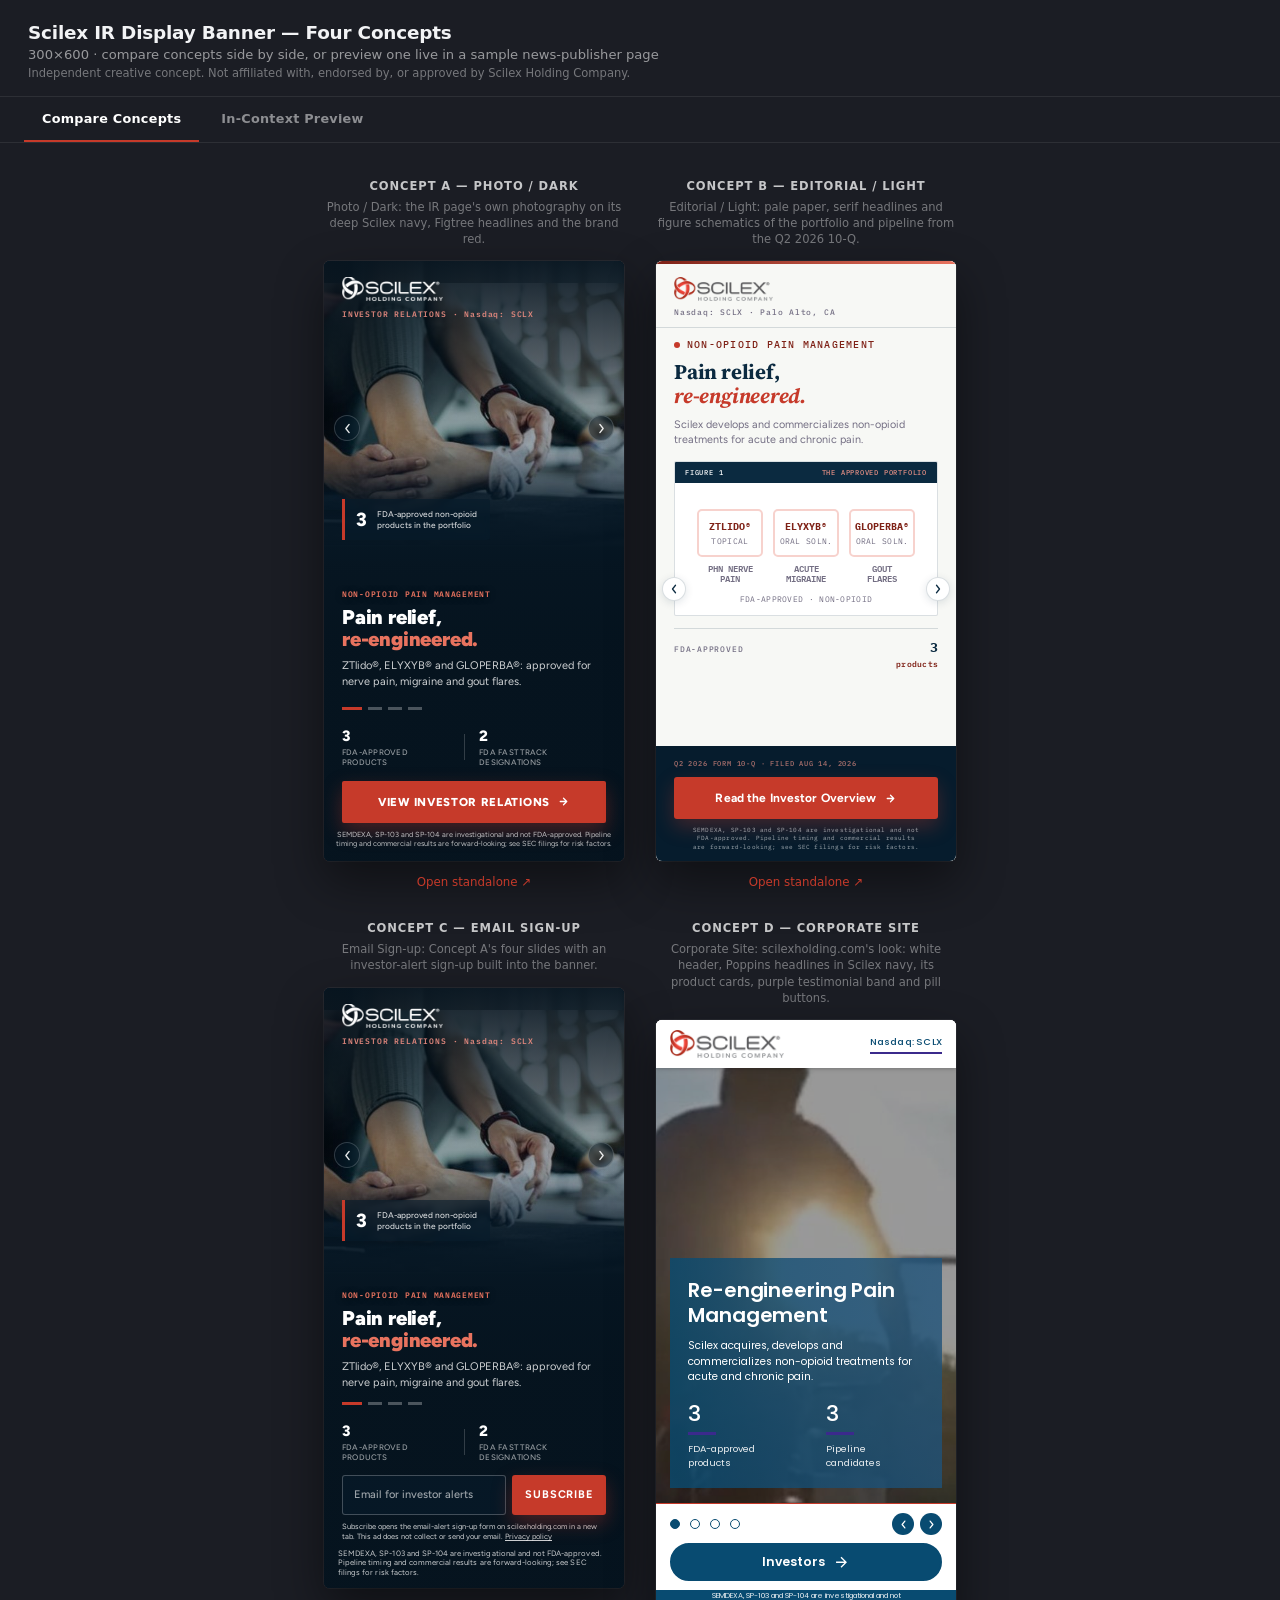
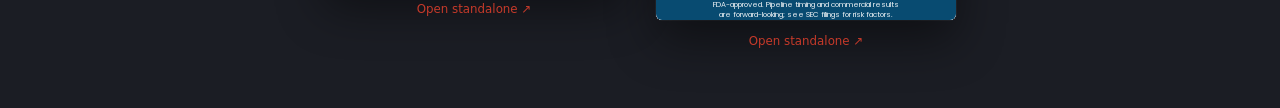
<file: index.html>
<!DOCTYPE html>
<html lang="en">
<head>
<meta name="robots" content="noindex,nofollow">
<meta charset="UTF-8">
<meta name="viewport" content="width=device-width,initial-scale=1">
<meta name="ir-banner-company" content="Scilex Holding Company">
<link rel="icon" href="data:,">
<title>Scilex IR Banner — Concept Comparison</title>
<style>
  :root { --ui-accent:#c63a2a; }
  * { margin:0; padding:0; box-sizing:border-box; }
  html, body {
    height:100%;
    background:#1b1d24;
    font-family:-apple-system, BlinkMacSystemFont, 'Segoe UI', system-ui, sans-serif;
    color:#f2f3f5;
  }
  header {
    padding:22px 28px 16px;
    border-bottom:1px solid rgba(255,255,255,0.08);
  }
  header h1 { font-size:1.15rem; font-weight:700; letter-spacing:-0.01em; }
  header p { margin-top:4px; font-size:0.82rem; color:rgba(255,255,255,0.55); }
  header p.pitch-note { font-size:0.72rem; color:rgba(255,255,255,0.4); }

  /* ---- tabs ---- */
  .tabs {
    display:flex;
    gap:4px;
    padding:0 24px;
    border-bottom:1px solid rgba(255,255,255,0.08);
  }
  .tab-btn {
    background:none;
    border:0;
    font-family:inherit;
    color:rgba(255,255,255,0.5);
    font-size:0.8rem;
    font-weight:700;
    letter-spacing:0.02em;
    padding:14px 18px;
    cursor:pointer;
    border-bottom:2px solid transparent;
    transition:color 0.15s ease;
  }
  .tab-btn:hover { color:rgba(255,255,255,0.8); }
  .tab-btn.active { color:#fff; border-bottom-color:var(--ui-accent); }
  .tab-panel { display:none; }
  .tab-panel.active { display:block; }

  main {
    display:flex;
    flex-wrap:wrap;
    gap:32px;
    justify-content:center;
    padding:36px 24px 60px;
  }
  /* four 300px frames need about 1344px of width; below that, wrap 2 + 2 rather than 3 + 1 */
  @media (max-width:1343px) { main { max-width:700px; margin:0 auto; } }
  .col { display:flex; flex-direction:column; align-items:center; gap:14px; }
  .col h2 {
    font-size:0.72rem;
    font-weight:700;
    letter-spacing:0.08em;
    text-transform:uppercase;
    color:rgba(255,255,255,0.75);
  }
  .col .tag {
    max-width:300px;
    min-height:2.8em;
    font-size:0.72rem;
    line-height:1.4;
    text-align:center;
    color:rgba(255,255,255,0.4);
    margin-top:-8px;
  }
  .frame-wrap {
    width:300px;
    height:600px;
    border-radius:6px;
    overflow:hidden;
    box-shadow:0 20px 48px rgba(0,0,0,0.45), 0 0 0 1px rgba(255,255,255,0.06);
    background:#000;
  }
  iframe { width:300px; height:600px; border:0; display:block; }
  .col a {
    font-size:0.74rem;
    color:var(--ui-accent);
    text-decoration:none;
  }
  .col a:hover { text-decoration:underline; }

  /* ---- in-context preview panel ---- */
  .preview-intro {
    text-align:center;
    padding:28px 24px 0;
  }
  .preview-intro p {
    font-size:0.82rem;
    color:rgba(255,255,255,0.55);
    max-width:560px;
    margin:0 auto;
  }
  .concept-switch {
    display:flex;
    flex-wrap:wrap;
    gap:10px;
    justify-content:center;
    padding:18px 24px 0;
  }
  .concept-btn {
    background:rgba(255,255,255,0.06);
    border:1px solid rgba(255,255,255,0.14);
    color:rgba(255,255,255,0.65);
    font-family:inherit;
    font-size:0.76rem;
    font-weight:700;
    letter-spacing:0.02em;
    padding:9px 16px;
    border-radius:20px;
    cursor:pointer;
    transition:all 0.15s ease;
  }
  .concept-btn:hover { border-color:rgba(255,255,255,0.3); }
  .concept-btn.active { background:var(--ui-accent); border-color:var(--ui-accent); color:#0c1015; }

  .preview-wrap {
    max-width:1180px;
    margin:24px auto 12px;
    padding:0 24px;
  }
  .preview-frame-outer {
    border-radius:6px;
    overflow:hidden;
    box-shadow:0 20px 48px rgba(0,0,0,0.45), 0 0 0 1px rgba(255,255,255,0.06);
  }
  #preview-iframe {
    width:100%;
    height:950px;
    border:0;
    display:block;
    background:#fff;
  }
  .preview-footer {
    text-align:center;
    padding:14px 24px 60px;
  }
  .preview-footer a {
    font-size:0.74rem;
    color:var(--ui-accent);
    text-decoration:none;
  }
  .preview-footer a:hover { text-decoration:underline; }
</style>
</head>
<body>

<header>
  <h1>Scilex IR Display Banner — Four Concepts</h1>
  <p>300×600 · compare concepts side by side, or preview one live in a sample news-publisher page</p>
  <p class="pitch-note">Independent creative concept. Not affiliated with, endorsed by, or approved by Scilex Holding Company.</p>
</header>

<div class="tabs">
  <button type="button" class="tab-btn active" data-tab="compare">Compare Concepts</button>
  <button type="button" class="tab-btn" data-tab="preview">In-Context Preview</button>
</div>

<section class="tab-panel active" id="tab-compare">
  <main>
    <div class="col">
      <h2>Concept A — Photo / Dark</h2>
      <span class="tag">Photo / Dark: the IR page&#x27;s own photography on its deep Scilex navy, Figtree headlines and the brand red.</span>
      <div class="frame-wrap">
        <iframe src="concept-a-photo/index.html" title="Scilex banner — photo concept"></iframe>
      </div>
      <a href="concept-a-photo/index.html" target="_blank" rel="noopener">Open standalone ↗</a>
    </div>

    <div class="col">
      <h2>Concept B — Editorial / Light</h2>
      <span class="tag">Editorial / Light: pale paper, serif headlines and figure schematics of the portfolio and pipeline from the Q2 2026 10-Q.</span>
      <div class="frame-wrap">
        <iframe src="concept-b-editorial/index.html" title="Scilex banner — editorial concept"></iframe>
      </div>
      <a href="concept-b-editorial/index.html" target="_blank" rel="noopener">Open standalone ↗</a>
    </div>

    <div class="col">
      <h2>Concept C — Email Sign-up</h2>
      <span class="tag">Email Sign-up: Concept A&#x27;s four slides with an investor-alert sign-up built into the banner.</span>
      <div class="frame-wrap">
        <iframe src="concept-c-dashboard/index.html" title="Scilex banner — email sign-up concept"></iframe>
      </div>
      <a href="concept-c-dashboard/index.html" target="_blank" rel="noopener">Open standalone ↗</a>
    </div>

    <div class="col">
      <h2>Concept D — Corporate Site</h2>
      <span class="tag">Corporate Site: scilexholding.com&#x27;s look: white header, Poppins headlines in Scilex navy, its product cards, purple testimonial band and pill buttons.</span>
      <div class="frame-wrap">
        <iframe src="concept-d-corporate/index.html" title="Scilex banner — corporate-site concept"></iframe>
      </div>
      <a href="concept-d-corporate/index.html" target="_blank" rel="noopener">Open standalone ↗</a>
    </div>
  </main>
</section>

<section class="tab-panel" id="tab-preview">
  <div class="preview-intro">
    <p>A sample news-publisher article page with the banner dropped into the right-rail ad slot — the way it would actually sit alongside real editorial content. Switch concepts below.</p>
  </div>

  <div class="concept-switch">
    <button type="button" class="concept-btn active" data-concept="a">Concept A — Photo</button>
    <button type="button" class="concept-btn" data-concept="b">Concept B — Editorial</button>
    <button type="button" class="concept-btn" data-concept="c">Concept C — Email Sign-up</button>
    <button type="button" class="concept-btn" data-concept="d">Concept D — Corporate Site</button>
  </div>

  <div class="preview-wrap">
    <div class="preview-frame-outer">
      <iframe id="preview-iframe" src="context-preview/news.html?concept=a" title="Scilex banner — in-context publisher preview"></iframe>
    </div>
  </div>

  <div class="preview-footer">
    <a id="preview-open-link" href="context-preview/news.html?concept=a" target="_blank" rel="noopener">Open standalone ↗</a>
  </div>
</section>

<script>
  document.querySelectorAll('.tab-btn').forEach(function (btn) {
    btn.addEventListener('click', function () {
      document.querySelectorAll('.tab-btn').forEach(function (b) { b.classList.remove('active') })
      document.querySelectorAll('.tab-panel').forEach(function (p) { p.classList.remove('active') })
      btn.classList.add('active')
      document.getElementById('tab-' + btn.dataset.tab).classList.add('active')
    })
  })

  document.querySelectorAll('.concept-btn').forEach(function (btn) {
    btn.addEventListener('click', function () {
      document.querySelectorAll('.concept-btn').forEach(function (b) { b.classList.remove('active') })
      btn.classList.add('active')
      var url = 'context-preview/news.html?concept=' + btn.dataset.concept
      document.getElementById('preview-iframe').src = url
      document.getElementById('preview-open-link').href = url
    })
  })
</script>

</body>
</html>
</file>
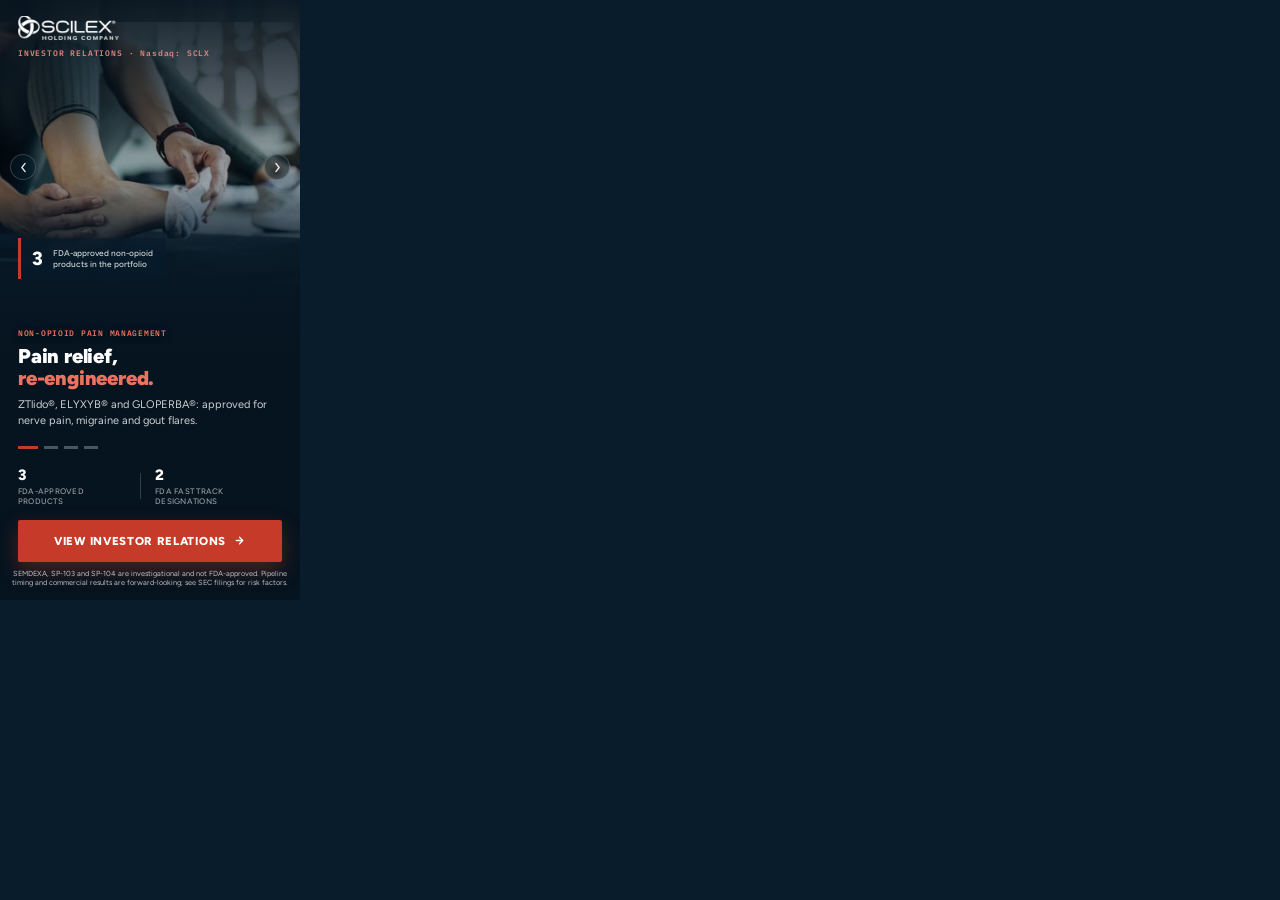
<file: concept-a-photo/index.html>
<!DOCTYPE html>
<html lang="en">
<head>
<meta name="robots" content="noindex,nofollow">
<meta charset="UTF-8">
<meta name="ad.size" content="width=300,height=600">
<meta http-equiv="X-UA-Compatible" content="IE=Edge">
<meta name="viewport" content="width=300,initial-scale=1">
<link rel="icon" href="data:,">
<title>Scilex Holding Company — Investor Relations</title>
<link rel="preconnect" href="https://fonts.googleapis.com">
<link rel="preconnect" href="https://fonts.gstatic.com" crossorigin>
<link href="https://fonts.googleapis.com/css2?family=Figtree:wght@500;600;700;800&family=IBM+Plex+Mono:wght@500;600&display=swap" rel="stylesheet">
<link rel="stylesheet" href="style.css">
</head>
<body>

<!--
  Scilex Holding Company — IR display banner, 300x600 — Concept A: Photo / Dark.
  Promotes: https://media-console-group.github.io/scilex-ir-concept/
  Full-bleed real photography per slide (Ken Burns zoom + scrims), a
  floating stat chip, persistent logo/ticker chrome, stat row + CTA +
  forward-looking-statements line. Concept C is generated from this file
  (scripts/build_concept_c.py), so re-run that after every edit here.
  Every slide's copy and stat must come from the live IR site.
-->

<div id="banner" aria-label="Scilex Holding Company investor relations advertisement">

  <div id="slides">
    <!-- Slide 1 -->
    <section class="slide" data-index="0">
      <img class="slide-bg" src="assets/slide-1.jpg" alt="Illustrative image: an athlete holding her ankle">
      <div class="slide-scrim-top"></div>
      <div class="slide-scrim-bottom"></div>
      <div class="slide-copy">
        <div class="mid-chip">
          <span class="chip-num">3</span>
          <span class="chip-label">FDA-approved non-opioid<br>products in the portfolio</span>
        </div>
        <div class="copy-bottom">
          <div class="kicker">Non-opioid pain management</div>
          <h1>Pain relief,<br><em>re-engineered.</em></h1>
          <p>ZTlido&reg;, ELYXYB&reg; and GLOPERBA&reg;: approved for nerve pain, migraine and gout flares.</p>
        </div>
      </div>
    </section>
    <!-- Slide 2 -->
    <section class="slide" data-index="1">
      <img class="slide-bg" src="assets/slide-2.jpg" alt="Illustrative image: a researcher at a microscope">
      <div class="slide-scrim-top"></div>
      <div class="slide-scrim-bottom"></div>
      <div class="slide-copy">
        <div class="mid-chip">
          <span class="chip-num">+26<em>%</em></span>
          <span class="chip-label">ELYXYB net revenue, Q2 2026<br>vs. Q2 2025 (unaudited)</span>
        </div>
        <div class="copy-bottom">
          <div class="kicker">Commercial traction</div>
          <h1>Migraine relief<br>that&rsquo;s <em>growing.</em></h1>
          <p>Per the company, the only FDA-approved, ready-to-use oral solution for acute migraine.</p>
        </div>
      </div>
    </section>
    <!-- Slide 3 -->
    <section class="slide" data-index="2">
      <img class="slide-bg" src="assets/slide-3.jpg" alt="Illustrative image: a scientist holding a molecular model">
      <div class="slide-scrim-top"></div>
      <div class="slide-scrim-bottom"></div>
      <div class="slide-copy">
        <div class="mid-chip">
          <span class="chip-num">12<em>M+</em></span>
          <span class="chip-label">U.S. epidural steroid injections<br>a year (company)</span>
        </div>
        <div class="copy-bottom">
          <div class="kicker">Late-stage pipeline</div>
          <h1>SEMDEXA&trade; in its<br><em>second Phase&nbsp;3.</em></h1>
          <p>FDA Fast Track. If approved, could be the first FDA-approved alternative to off-label epidural steroid injections.</p>
        </div>
      </div>
    </section>
    <!-- Slide 4 -->
    <section class="slide" data-index="3">
      <img class="slide-bg" src="assets/slide-4.jpg" alt="Illustrative image: a scientist at a laboratory bench">
      <div class="slide-scrim-top"></div>
      <div class="slide-scrim-bottom"></div>
      <div class="slide-copy">
        <div class="mid-chip">
          <span class="chip-num">10,000</span>
          <span class="chip-label">Physicians targeted by the<br>ZTlido&reg; sales force</span>
        </div>
        <div class="copy-bottom">
          <div class="kicker">Commercial reach</div>
          <h1>Reaching the<br>doctors who <em>treat pain.</em></h1>
          <p>A dedicated sales force of about 34 people markets ZTlido for post-herpetic neuralgia.</p>
        </div>
      </div>
    </section>
  </div>

  <!-- Persistent chrome — sits above the rotating slides -->
  <header id="top-bar" class="reveal" data-delay="0">
    <div id="logo"><img class="lockup" src="assets/logo-white.png" alt="Scilex Holding Company" width="101" height="24"></div>
    <div id="eyebrow">INVESTOR&nbsp;RELATIONS&nbsp;·&nbsp;Nasdaq:&nbsp;SCLX</div>
  </header>

  <button type="button" class="nav-arrow" id="arrow-prev" aria-label="Previous slide">
    <svg viewBox="0 0 16 16"><path d="M10 3 6 8l4 5" stroke="currentColor" stroke-width="1.7" fill="none" stroke-linecap="round" stroke-linejoin="round"/></svg>
  </button>
  <button type="button" class="nav-arrow" id="arrow-next" aria-label="Next slide">
    <svg viewBox="0 0 16 16"><path d="M6 3l4 5-4 5" stroke="currentColor" stroke-width="1.7" fill="none" stroke-linecap="round" stroke-linejoin="round"/></svg>
  </button>

  <div id="bottom-fixed" class="reveal" data-delay="4">
    <div id="dots" role="tablist" aria-label="Slide selector">
      <button class="dot active" data-index="0" aria-label="Slide 1: Overview"></button>
      <button class="dot" data-index="1" aria-label="Slide 2: Commercial traction"></button>
      <button class="dot" data-index="2" aria-label="Slide 3: Late-stage pipeline"></button>
      <button class="dot" data-index="3" aria-label="Slide 4: Commercial reach"></button>
    </div>

    <div id="stat-row">
      <div class="stat">
        <span class="stat-num">3</span>
        <span class="stat-label">FDA-approved products</span>
      </div>
      <div class="stat-div"></div>
      <div class="stat">
        <span class="stat-num">2</span>
        <span class="stat-label">FDA Fast Track designations</span>
      </div>
    </div>

    <a href="#" id="cta">
      <span>View Investor Relations</span>
      <svg viewBox="0 0 16 16" id="cta-arrow" aria-hidden="true"><path d="M4 8h8M8 4l4 4-4 4" stroke="currentColor" stroke-width="1.6" fill="none" stroke-linecap="round" stroke-linejoin="round"/></svg>
    </a>
    <p id="disclosure">SEMDEXA, SP-103 and SP-104 are investigational and not FDA-approved. Pipeline timing and commercial results are forward-looking; see SEC filings for risk factors.</p>
  </div>

  <!-- Standard HTML5-ad click-tag plumbing -->
  <div id="click-tag-wrapper"></div>
</div>

<script src="script.js"></script>
</body>
</html>
</file>
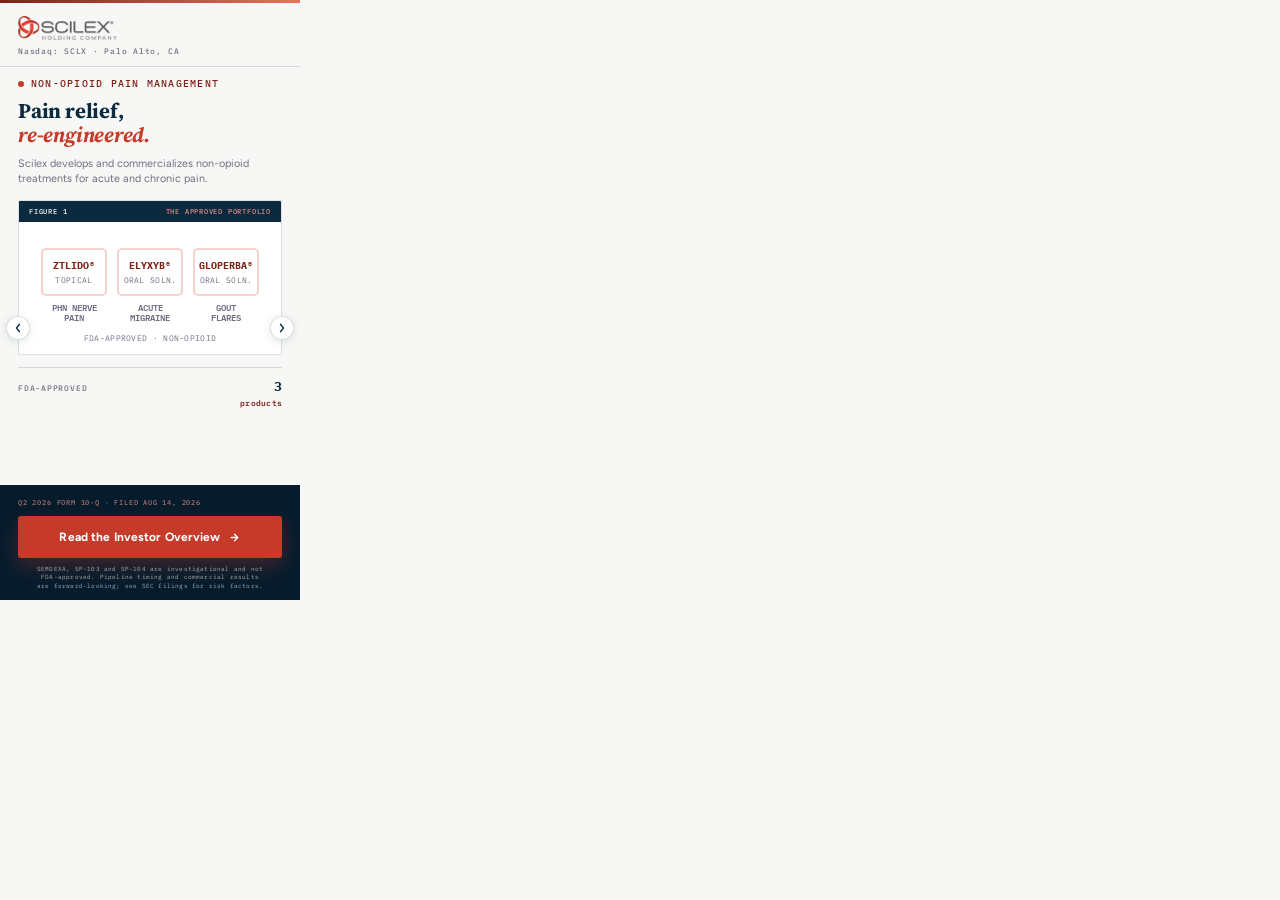
<file: concept-b-editorial/index.html>
<!DOCTYPE html>
<html lang="en">
<head>
<meta name="robots" content="noindex,nofollow">
<meta charset="UTF-8">
<meta name="ad.size" content="width=300,height=600">
<meta http-equiv="X-UA-Compatible" content="IE=Edge">
<meta name="viewport" content="width=300,initial-scale=1">
<link rel="icon" href="data:,">
<title>Scilex Holding Company — Investor Overview</title>
<link rel="preconnect" href="https://fonts.googleapis.com">
<link rel="preconnect" href="https://fonts.gstatic.com" crossorigin>
<link href="https://fonts.googleapis.com/css2?family=Source+Serif+4:opsz,wght@8..60,600;8..60,700&family=Figtree:wght@400;500;600;700&family=IBM+Plex+Mono:wght@400;500;600&display=swap" rel="stylesheet">
<link rel="stylesheet" href="style.css">
</head>
<body>

<!--
  Scilex Holding Company — IR display banner, 300x600 — Concept B: Editorial / Light.
  Promotes: https://media-console-group.github.io/scilex-ir-concept/
  Annual-report styling: serif headlines, mono figure captions, light
  paper body, one inline-SVG "Figure N" schematic per slide (same line
  weight/colour language across all four), dark closing CTA band.
-->

<div id="banner" aria-label="Scilex Holding Company investor relations advertisement">

  <div id="top-rule"></div>

  <header id="top-bar" class="reveal" data-delay="0">
    <div id="logo"><img class="lockup" src="assets/logo.png" alt="Scilex Holding Company" width="99" height="24"></div>
    <div id="masthead">Nasdaq:&nbsp;SCLX&nbsp;·&nbsp;Palo&nbsp;Alto,&nbsp;CA</div>
  </header>

  <div id="slides">
    <!-- Slide 1: Cover -->
    <section class="slide" data-index="0">
      <div class="slide-copy">
        <p class="eyebrow">Non-Opioid Pain Management</p>
        <h1>Pain relief,<br><em>re&#8209;engineered.</em></h1>
        <p class="lead">Scilex develops and commercializes non-opioid treatments for acute and chronic pain.</p>

        <figure class="fig-card">
          <div class="fig-bar"><span>Figure 1</span><span>The approved portfolio</span></div>
          <div class="fig-body">
            <svg viewBox="0 0 240 118">
<rect class="fig-ghost" x="12" y="18" width="64" height="46" rx="4"/>
<text class="fig-bar-label strong" x="44" y="38" text-anchor="middle">ZTLIDO®</text>
<text class="fig-bar-year" x="44" y="52" text-anchor="middle">TOPICAL</text>
<text class="fig-bar-label" x="44" y="80" text-anchor="middle">PHN NERVE</text>
<text class="fig-bar-label" x="44" y="90" text-anchor="middle">PAIN</text>
<rect class="fig-ghost" x="88" y="18" width="64" height="46" rx="4"/>
<text class="fig-bar-label strong" x="120" y="38" text-anchor="middle">ELYXYB®</text>
<text class="fig-bar-year" x="120" y="52" text-anchor="middle">ORAL SOLN.</text>
<text class="fig-bar-label" x="120" y="80" text-anchor="middle">ACUTE</text>
<text class="fig-bar-label" x="120" y="90" text-anchor="middle">MIGRAINE</text>
<rect class="fig-ghost" x="164" y="18" width="64" height="46" rx="4"/>
<text class="fig-bar-label strong" x="196" y="38" text-anchor="middle">GLOPERBA®</text>
<text class="fig-bar-year" x="196" y="52" text-anchor="middle">ORAL SOLN.</text>
<text class="fig-bar-label" x="196" y="80" text-anchor="middle">GOUT</text>
<text class="fig-bar-label" x="196" y="90" text-anchor="middle">FLARES</text>
<text class="fig-bar-year" x="120" y="110" text-anchor="middle">FDA-APPROVED · NON-OPIOID</text>
            </svg>
          </div>
        </figure>

        <div class="kf">
          <dt>FDA-approved</dt>
          <dd>3 <em>products</em></dd>
        </div>
      </div>
    </section>
    <!-- Slide 2: Commercial traction -->
    <section class="slide" data-index="1">
      <div class="slide-copy">
        <p class="eyebrow">Fig. 02 · Commercial Traction</p>
        <h1>ELYXYB&reg; revenue<br><em>up 26%.</em></h1>
        <p class="lead">Net revenue for the migraine oral solution, three months ended June 30, 2026 vs. 2025. Unaudited.</p>

        <figure class="fig-card">
          <div class="fig-bar"><span>Figure 2</span><span>ELYXYB net revenue (10-Q)</span></div>
          <div class="fig-body">
            <svg viewBox="0 0 240 118">
<line class="fig-base" x1="14" y1="98" x2="226" y2="98"/>
<rect class="fig-bar-prior" x="56" y="34.4" width="34" height="63.6"/>
<text class="fig-bar-label" x="73" y="26.4" text-anchor="middle">$0.91M</text>
<text class="fig-bar-year" x="73" y="112" text-anchor="middle">Q2 2025</text>
<rect class="fig-bar-now" x="150" y="18" width="34" height="80"/>
<text class="fig-bar-label strong" x="167" y="10" text-anchor="middle">$1.14M</text>
<text class="fig-bar-year" x="167" y="112" text-anchor="middle">Q2 2026</text>
            </svg>
          </div>
        </figure>

        <div class="kf">
          <dt>Q2 2026</dt>
          <dd>$1.14M <em>vs. $0.91M</em></dd>
        </div>
      </div>
    </section>
    <!-- Slide 3: Late-stage pipeline -->
    <section class="slide" data-index="2">
      <div class="slide-copy">
        <p class="eyebrow">Fig. 03 · Late-Stage Pipeline</p>
        <h1>SEMDEXA&trade; in its<br><em>second Phase&nbsp;3.</em></h1>
        <p class="lead">If approved, could be the first FDA-approved alternative to off-label epidural steroid injections.</p>

        <figure class="fig-card">
          <div class="fig-bar"><span>Figure 3</span><span>Pipeline by phase</span></div>
          <div class="fig-body">
            <svg viewBox="0 0 240 118">
<text class="fig-bar-year" x="96" y="12" text-anchor="middle">PH 1</text>
<text class="fig-bar-year" x="146" y="12" text-anchor="middle">PH 2</text>
<text class="fig-bar-year" x="196" y="12" text-anchor="middle">PH 3</text>
<text class="fig-bar-label strong" x="14" y="35" text-anchor="start">SEMDEXA™</text>
<rect class="fig-bar-prior" x="72" y="26" width="150" height="12"/>
<rect class="fig-bar-now" x="72" y="26" width="150" height="12"/>
<text class="fig-bar-year" x="14" y="46" text-anchor="start">FDA FAST TRACK</text>
<text class="fig-bar-label" x="14" y="65" text-anchor="start">SP-103</text>
<rect class="fig-bar-prior" x="72" y="56" width="150" height="12"/>
<rect class="fig-bar-now" x="72" y="56" width="100" height="12"/>
<text class="fig-bar-year" x="14" y="76" text-anchor="start">FDA FAST TRACK</text>
<text class="fig-bar-label" x="14" y="95" text-anchor="start">SP-104</text>
<rect class="fig-bar-prior" x="72" y="86" width="150" height="12"/>
<rect class="fig-bar-now" x="72" y="86" width="50" height="12"/>
<text class="fig-bar-year" x="120" y="114" text-anchor="middle">INVESTIGATIONAL · NOT FDA-APPROVED</text>
            </svg>
          </div>
        </figure>

        <div class="kf">
          <dt>Injections</dt>
          <dd>12M+ <em>a year in the U.S. (company)</em></dd>
        </div>
      </div>
    </section>
    <!-- Slide 4: Commercial reach -->
    <section class="slide" data-index="3">
      <div class="slide-copy">
        <p class="eyebrow">Fig. 04 · Commercial Reach</p>
        <h1>Reaching the<br><em>doctors who treat pain.</em></h1>
        <p class="lead">A dedicated sales force markets ZTlido&reg;, a 12-hour lidocaine topical system, for post-herpetic neuralgia.</p>

        <figure class="fig-card">
          <div class="fig-bar"><span>Figure 4</span><span>ZTlido sales reach (10-Q)</span></div>
          <div class="fig-body">
            <svg viewBox="0 0 240 118">
<g class="fig-step"><rect x="14" y="30" width="64" height="44" rx="4"/></g>
<text class="fig-bar-label strong" x="46" y="50" text-anchor="middle">~34</text>
<text class="fig-bar-year" x="46" y="63" text-anchor="middle">SALES FORCE</text>
<path class="fig-arrow" d="M82 52 H96 M90 46 L96 52 L90 58"/>
<g class="fig-step accent"><rect x="100" y="30" width="64" height="44" rx="4"/></g>
<text class="fig-bar-label strong" x="132" y="50" text-anchor="middle">10,000</text>
<text class="fig-bar-year" x="132" y="63" text-anchor="middle">PHYSICIANS</text>
<path class="fig-arrow" d="M168 52 H182 M176 46 L182 52 L176 58"/>
<g class="fig-step gold"><rect x="186" y="30" width="44" height="44" rx="4"/></g>
<text class="fig-bar-label strong" x="208" y="50" text-anchor="middle">PHN</text>
<text class="fig-bar-year" x="208" y="63" text-anchor="middle">PATIENTS</text>
<text class="fig-bar-year" x="120" y="96" text-anchor="middle">PRIMARY CARE · PAIN · NEUROLOGY</text>
<text class="fig-bar-year" x="120" y="108" text-anchor="middle">PALLIATIVE CARE</text>
            </svg>
          </div>
        </figure>

        <div class="kf">
          <dt>Physicians</dt>
          <dd>10,000 <em>targeted</em></dd>
        </div>
      </div>
    </section>

  </div>

  <button type="button" class="nav-arrow" id="arrow-prev" aria-label="Previous slide">
    <svg viewBox="0 0 16 16"><path d="M10 3 6 8l4 5" stroke="currentColor" stroke-width="1.7" fill="none" stroke-linecap="round" stroke-linejoin="round"/></svg>
  </button>
  <button type="button" class="nav-arrow" id="arrow-next" aria-label="Next slide">
    <svg viewBox="0 0 16 16"><path d="M6 3l4 5-4 5" stroke="currentColor" stroke-width="1.7" fill="none" stroke-linecap="round" stroke-linejoin="round"/></svg>
  </button>

  <div id="dots" class="reveal" role="tablist" aria-label="Slide selector">
    <button class="dot active" data-index="0" aria-label="Slide 1: Cover"></button>
    <button class="dot" data-index="1" aria-label="Slide 2: Commercial traction"></button>
    <button class="dot" data-index="2" aria-label="Slide 3: Late-stage pipeline"></button>
    <button class="dot" data-index="3" aria-label="Slide 4: Commercial reach"></button>
  </div>

  <div id="bottom-fixed" class="reveal" data-delay="1">
    <div id="bf-line">Q2 2026 FORM 10-Q · FILED AUG 14, 2026</div>
    <a href="#" id="cta">
      <span>Read the Investor Overview</span>
      <svg viewBox="0 0 16 16" id="cta-arrow" aria-hidden="true"><path d="M4 8h8M8 4l4 4-4 4" stroke="currentColor" stroke-width="1.6" fill="none" stroke-linecap="round" stroke-linejoin="round"/></svg>
    </a>
    <div id="fls">SEMDEXA, SP-103 and SP-104 are investigational and not FDA-approved. Pipeline timing and commercial results are forward-looking; see SEC filings for risk factors.</div>
  </div>

  <!-- Standard HTML5-ad click-tag plumbing -->
  <div id="click-tag-wrapper"></div>
</div>

<script src="script.js"></script>
</body>
</html>
</file>
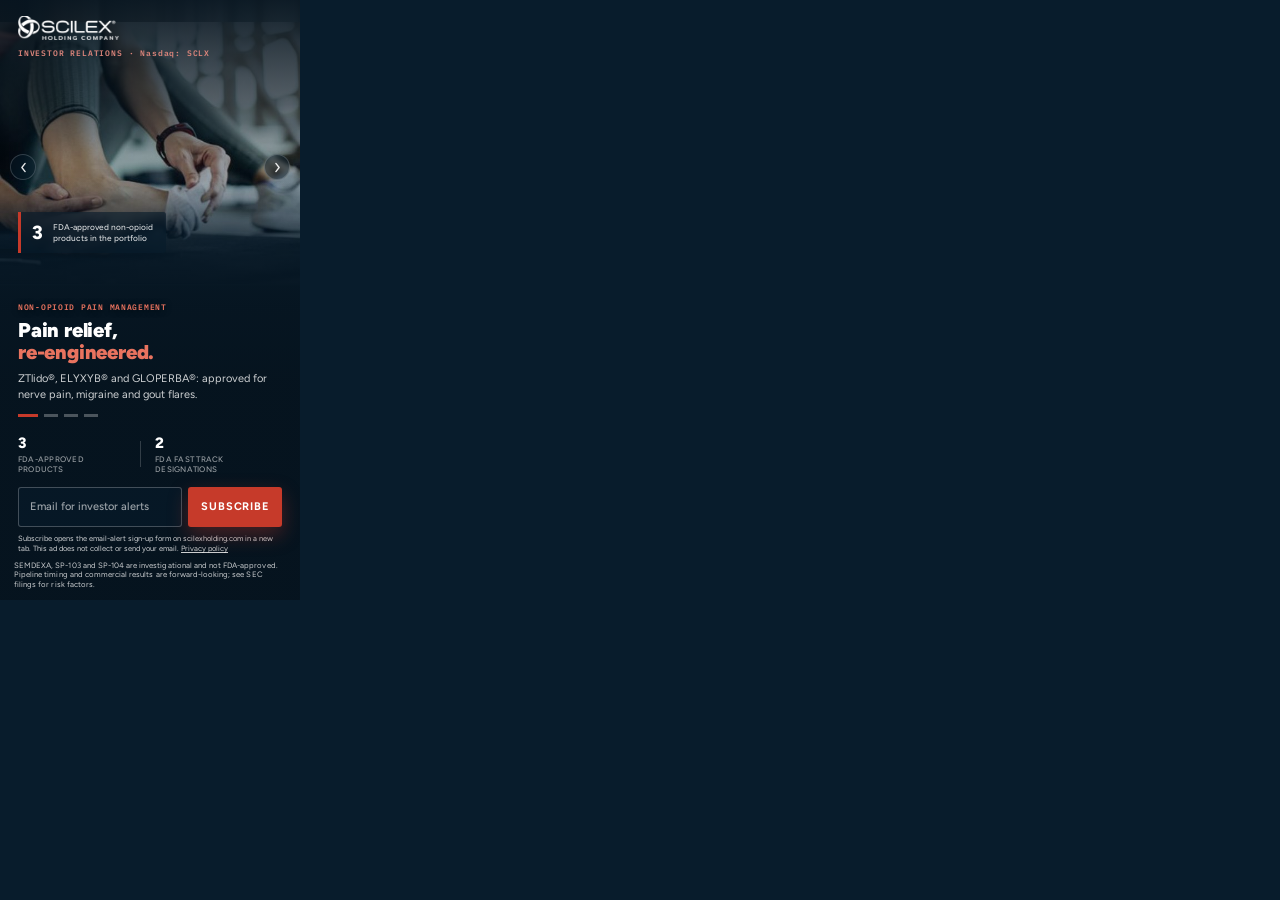
<file: concept-c-dashboard/index.html>
<!DOCTYPE html>
<html lang="en">
<head>
<meta name="robots" content="noindex,nofollow">
<meta charset="UTF-8">
<meta name="ad.size" content="width=300,height=600">
<meta http-equiv="X-UA-Compatible" content="IE=Edge">
<meta name="viewport" content="width=300,initial-scale=1">
<link rel="icon" href="data:,">
<title>Scilex Holding Company — Investor Alerts</title>
<link rel="preconnect" href="https://fonts.googleapis.com">
<link rel="preconnect" href="https://fonts.gstatic.com" crossorigin>
<link href="https://fonts.googleapis.com/css2?family=Figtree:wght@500;600;700;800&family=IBM+Plex+Mono:wght@500;600&display=swap" rel="stylesheet">
<link rel="stylesheet" href="style.css">
</head>
<body>
<!-- GENERATED by build_concept_c.py from ../concept-a-photo/ (a-fingerprint: 906456fc975e).
     Don't edit this file: edit Concept A and re-run the script. -->


<!--
  Scilex Holding Company — IR display banner, 300x600 — Concept C (Concept A + email sign-up): Photo / Dark.
  Promotes: https://media-console-group.github.io/scilex-ir-concept/
  Full-bleed real photography per slide (Ken Burns zoom + scrims), a
  floating stat chip, persistent logo/ticker chrome, stat row + CTA +
  forward-looking-statements line. Concept C is generated from this file
  (scripts/build_concept_c.py), so re-run that after every edit here.
  Every slide's copy and stat must come from the live IR site.
-->

<div id="banner" aria-label="Scilex Holding Company investor relations advertisement with investor email alerts sign-up">

  <div id="slides">
    <!-- Slide 1 -->
    <section class="slide" data-index="0">
      <img class="slide-bg" src="assets/slide-1.jpg" alt="Illustrative image: an athlete holding her ankle">
      <div class="slide-scrim-top"></div>
      <div class="slide-scrim-bottom"></div>
      <div class="slide-copy">
        <div class="mid-chip">
          <span class="chip-num">3</span>
          <span class="chip-label">FDA-approved non-opioid<br>products in the portfolio</span>
        </div>
        <div class="copy-bottom">
          <div class="kicker">Non-opioid pain management</div>
          <h1>Pain relief,<br><em>re-engineered.</em></h1>
          <p>ZTlido&reg;, ELYXYB&reg; and GLOPERBA&reg;: approved for nerve pain, migraine and gout flares.</p>
        </div>
      </div>
    </section>
    <!-- Slide 2 -->
    <section class="slide" data-index="1">
      <img class="slide-bg" src="assets/slide-2.jpg" alt="Illustrative image: a researcher at a microscope">
      <div class="slide-scrim-top"></div>
      <div class="slide-scrim-bottom"></div>
      <div class="slide-copy">
        <div class="mid-chip">
          <span class="chip-num">+26<em>%</em></span>
          <span class="chip-label">ELYXYB net revenue, Q2 2026<br>vs. Q2 2025 (unaudited)</span>
        </div>
        <div class="copy-bottom">
          <div class="kicker">Commercial traction</div>
          <h1>Migraine relief<br>that&rsquo;s <em>growing.</em></h1>
          <p>Per the company, the only FDA-approved, ready-to-use oral solution for acute migraine.</p>
        </div>
      </div>
    </section>
    <!-- Slide 3 -->
    <section class="slide" data-index="2">
      <img class="slide-bg" src="assets/slide-3.jpg" alt="Illustrative image: a scientist holding a molecular model">
      <div class="slide-scrim-top"></div>
      <div class="slide-scrim-bottom"></div>
      <div class="slide-copy">
        <div class="mid-chip">
          <span class="chip-num">12<em>M+</em></span>
          <span class="chip-label">U.S. epidural steroid injections<br>a year (company)</span>
        </div>
        <div class="copy-bottom">
          <div class="kicker">Late-stage pipeline</div>
          <h1>SEMDEXA&trade; in its<br><em>second Phase&nbsp;3.</em></h1>
          <p>FDA Fast Track. If approved, could be the first FDA-approved alternative to off-label epidural steroid injections.</p>
        </div>
      </div>
    </section>
    <!-- Slide 4 -->
    <section class="slide" data-index="3">
      <img class="slide-bg" src="assets/slide-4.jpg" alt="Illustrative image: a scientist at a laboratory bench">
      <div class="slide-scrim-top"></div>
      <div class="slide-scrim-bottom"></div>
      <div class="slide-copy">
        <div class="mid-chip">
          <span class="chip-num">10,000</span>
          <span class="chip-label">Physicians targeted by the<br>ZTlido&reg; sales force</span>
        </div>
        <div class="copy-bottom">
          <div class="kicker">Commercial reach</div>
          <h1>Reaching the<br>doctors who <em>treat pain.</em></h1>
          <p>A dedicated sales force of about 34 people markets ZTlido for post-herpetic neuralgia.</p>
        </div>
      </div>
    </section>
  </div>

  <!-- Persistent chrome — sits above the rotating slides -->
  <header id="top-bar" class="reveal" data-delay="0">
    <div id="logo"><img class="lockup" src="assets/logo-white.png" alt="Scilex Holding Company" width="101" height="24"></div>
    <div id="eyebrow">INVESTOR&nbsp;RELATIONS&nbsp;·&nbsp;Nasdaq:&nbsp;SCLX</div>
  </header>

  <button type="button" class="nav-arrow" id="arrow-prev" aria-label="Previous slide">
    <svg viewBox="0 0 16 16"><path d="M10 3 6 8l4 5" stroke="currentColor" stroke-width="1.7" fill="none" stroke-linecap="round" stroke-linejoin="round"/></svg>
  </button>
  <button type="button" class="nav-arrow" id="arrow-next" aria-label="Next slide">
    <svg viewBox="0 0 16 16"><path d="M6 3l4 5-4 5" stroke="currentColor" stroke-width="1.7" fill="none" stroke-linecap="round" stroke-linejoin="round"/></svg>
  </button>

  <div id="bottom-fixed" class="reveal" data-delay="4">
    <div id="dots" role="tablist" aria-label="Slide selector">
      <button class="dot active" data-index="0" aria-label="Slide 1: Overview"></button>
      <button class="dot" data-index="1" aria-label="Slide 2: Commercial traction"></button>
      <button class="dot" data-index="2" aria-label="Slide 3: Late-stage pipeline"></button>
      <button class="dot" data-index="3" aria-label="Slide 4: Commercial reach"></button>
    </div>

    <div id="stat-row">
      <div class="stat">
        <span class="stat-num">3</span>
        <span class="stat-label">FDA-approved products</span>
      </div>
      <div class="stat-div"></div>
      <div class="stat">
        <span class="stat-num">2</span>
        <span class="stat-label">FDA Fast Track designations</span>
      </div>
    </div>

    <!-- In-banner mailing-list sign-up, in the slot A uses for its CTA.
         Submits to SIGNUP_ENDPOINT in script.js; the error message swaps
         in for the consent line and the success state swaps in over the
         input row, so nothing shifts. -->
    <form id="signup" novalidate>
      <label class="sr-only" for="signup-email">Email address for Scilex investor alerts</label>
      <div id="signup-row">
        <input type="email" id="signup-email" name="email" placeholder="Email for investor alerts" autocomplete="email" inputmode="email" spellcheck="false" required>
        <button type="submit" id="signup-btn">Subscribe</button>
        <div id="signup-done" aria-hidden="true">
          <svg viewBox="0 0 16 16" aria-hidden="true"><path d="M5 11 11 5M6.2 5H11v4.8" stroke="currentColor" stroke-width="1.8" fill="none" stroke-linecap="round" stroke-linejoin="round"/></svg>
          <span id="signup-done-text">Opened in a new tab: enter your email there.</span>
        </div>
      </div>
      <p id="signup-consent">Subscribe opens the email-alert sign-up form on scilexholding.com in a new tab. This ad does not collect or send your email. <a href="https://scilexholding.com/privacy-policy" target="_blank" rel="noopener">Privacy policy</a></p>
      <p id="signup-msg" role="status" aria-live="polite"></p>
      <p id="fls-line">SEMDEXA, SP-103 and SP-104 are investigational and not FDA-approved. Pipeline timing and commercial results are forward-looking; see SEC filings for risk factors.</p>
    </form>
  </div>

  <!-- Standard HTML5-ad click-tag plumbing -->
  <div id="click-tag-wrapper"></div>
</div>

<script src="script.js"></script>
</body>
</html>
</file>
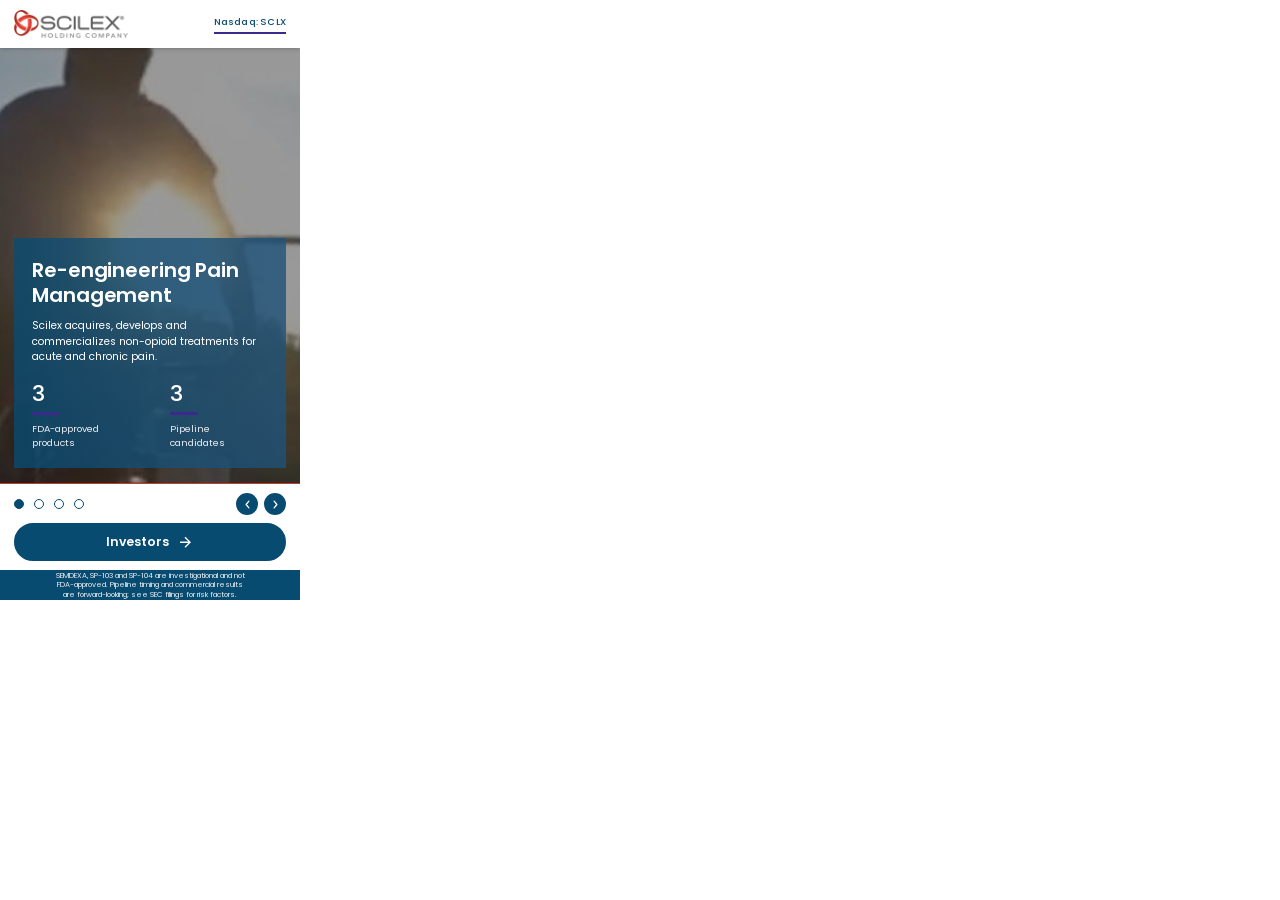
<file: concept-d-corporate/index.html>
<!DOCTYPE html>
<html lang="en">
<head>
<meta name="robots" content="noindex,nofollow">
<meta charset="UTF-8">
<meta name="ad.size" content="width=300,height=600">
<meta http-equiv="X-UA-Compatible" content="IE=Edge">
<meta name="viewport" content="width=300,initial-scale=1">
<link rel="icon" href="data:,">
<title>Scilex Holding Company — Investor Relations</title>
<link rel="preconnect" href="https://fonts.googleapis.com">
<link rel="preconnect" href="https://fonts.gstatic.com" crossorigin>
<link href="https://fonts.googleapis.com/css2?family=Poppins:wght@400;500;600;700&amp;display=swap" rel="stylesheet">
<link rel="stylesheet" href="style.css">
</head>
<body>

<!--
  Scilex Holding Company — IR display banner, 300x600 — Concept D: Corporate site / brand-native.
  Promotes: https://media-console-group.github.io/scilex-ir-concept/
  Styled from the company's own CORPORATE website (https://www.scilexholding.com/), not the IR
  landing page that Concepts A-C are built from: its white header + logo
  lockup, heading/body fonts, palette, accent underline bars, button style
  and footer strip. "Homepage in miniature": each slide is one module of the
  corporate homepage, alternating photo and light grounds. This build uses scilexholding.com's modules: 1 hero -> 2 product card -> 3 purple band -> 4 features block.
  Module classes (m-hero / m-stats / m-split / m-band) and the shared parts
  (d-stat, d-list, d-arrows) live in style.css; every colour is a :root token
  filled from brand.json "corp". Re-module a slide if the site has no such
  module. Photos are the site's own photography, cropped into assets/;
  assets/logo.svg is the site's own logo file. Every claim comes from the
  project fact sheet (.tmp/facts.md).
-->

<div id="banner" aria-label="Scilex Holding Company investor relations advertisement">

  <div id="slides">

    <!-- Slide 1 — Overview -->
    <section class="slide m-hero" data-index="0">
      <!-- Module: scilexholding.com homepage hero ("Re-engineering Pain Management" over the sunrise photo strip),
           with the site's navy as the text panel. Facts: Q2 2026 10-Q (portfolio + pipeline). -->
      <img class="d-photo" src="assets/slide-1.jpg" alt="Illustrative image: a cyclist riding at sunrise">
      <div class="hero-panel">
        <h2>Re-engineering Pain Management</h2>
        <p class="hero-desc">Scilex acquires, develops and commercializes non-opioid treatments for acute and chronic pain.</p>
        <div class="d-stats">
          <div class="d-stat">
            <p class="d-value">3</p>
            <p class="d-label">FDA-approved products</p>
          </div>
          <div class="d-stat">
            <p class="d-value">3</p>
            <p class="d-label">Pipeline candidates</p>
          </div>
        </div>
      </div>
    </section>

    <!-- Slide 2 — Commercial traction -->
    <section class="slide m-split" data-index="1">
      <!-- Module: scilexholding.com "Product Portfolio" card (the ELYXYB card photo) over a white card with the
           site's navy Poppins heading. Facts: Q2 2026 10-Q product revenue table. -->
      <figure class="split-fig">
        <img class="split-photo" src="assets/slide-3.jpg" alt="ELYXYB product card from scilexholding.com: a smiling woman outdoors">
        <figcaption>Illustrative image</figcaption>
      </figure>
      <div class="split-card">
        <h2>ELYXYB&reg; Net Revenue Up 26%</h2>
        <ul class="d-list">
          <li>$1.14M in Q2 2026 vs. $0.91M in Q2 2025 (unaudited, Form 10-Q).</li>
        </ul>
        <hr class="d-rule">
        <ul class="d-list">
          <li>Celecoxib oral solution for acute migraine, with or without aura, in adults.
            <ul class="d-arrows">
              <li>The only FDA-approved, ready-to-use oral solution for it (company)</li>
              <li>Also approved by Health Canada (Jan 2025)</li>
            </ul>
          </li>
        </ul>
      </div>
    </section>

    <!-- Slide 3 — Late-stage pipeline -->
    <section class="slide m-band" data-index="2">
      <!-- Module: scilexholding.com purple "Testimonials" band: the band's own ZTlido photo under the site's
           navy-to-purple, centred white Poppins copy. Facts: Q2 2026 10-Q (SEMDEXA, SP-103 Fast Track). -->
      <img class="d-photo" src="assets/slide-4.jpg" alt="ZTlido topical system packaging, from scilexholding.com">
      <div class="band-content">
        <h2>SEMDEXA&trade; Is in Its Second Phase&nbsp;3 Study</h2>
        <p class="band-desc">If approved, it could become the first FDA-approved alternative to off-label epidural steroid injections. The first pivotal Phase 3 met its primary and secondary endpoints.</p>
        <div class="d-stats">
          <div class="d-stat">
            <p class="d-value">12M+</p>
            <p class="d-label">U.S. epidural steroid injections a year (company)</p>
          </div>
          <div class="d-stat">
            <p class="d-value">2</p>
            <p class="d-label">FDA Fast Track designations</p>
          </div>
        </div>
        <p class="band-note">SEMDEXA (SP-102) is investigational and not FDA-approved.</p>
      </div>
    </section>

    <!-- Slide 4 — Commercial reach -->
    <section class="slide m-stats" data-index="3">
      <!-- Module: scilexholding.com "Why Choose Us / Our Company Features" block: small uppercase eyebrow, navy
           Poppins heading, centred copy; values over the site's accent bars. Facts: Q2 2026 10-Q. -->
      <div class="stats-head">
        <h2>Reaching the Doctors Who Treat Pain</h2>
        <p>ZTlido&reg; (lidocaine topical system 1.8%) provides continuous pain relief over its 12-hour administration period for post-herpetic neuralgia.</p>
      </div>
      <div class="d-stats">
        <div class="d-stat">
          <p class="d-value">10,000</p>
          <p class="d-label">Physicians targeted by the ZTlido sales force</p>
        </div>
        <div class="d-stat">
          <p class="d-value">~34</p>
          <p class="d-label">People in the dedicated sales force (Jun 30, 2026)</p>
        </div>
        <div class="d-stat">
          <p class="d-value">2018</p>
          <p class="d-label">Year ZTlido launched</p>
        </div>
      </div>
    </section>

  </div>

  <!-- Persistent chrome — the corporate site's header, never rotates -->
  <header id="top-bar" class="reveal" data-delay="0">
    <img id="logo" src="assets/logo.png" alt="Scilex Holding Company" width="114" height="28">
    <span id="ticker">Nasdaq:&nbsp;SCLX</span>
  </header>

  <!-- Slider controls: round navy buttons, like the site's pill buttons -->
  <button type="button" class="nav-arrow" id="arrow-prev" aria-label="Previous slide">
    <svg viewBox="0 0 16 16" aria-hidden="true"><path d="M10 3 6 8l4 5" stroke="currentColor" stroke-width="1.8" fill="none" stroke-linecap="round" stroke-linejoin="round"/></svg>
  </button>
  <button type="button" class="nav-arrow" id="arrow-next" aria-label="Next slide">
    <svg viewBox="0 0 16 16" aria-hidden="true"><path d="M6 3l4 5-4 5" stroke="currentColor" stroke-width="1.8" fill="none" stroke-linecap="round" stroke-linejoin="round"/></svg>
  </button>

  <div id="bottom-fixed" class="reveal" data-delay="4">
    <div id="dots" role="tablist" aria-label="Slide selector">
      <button class="dot active" data-index="0" aria-label="Slide 1: Overview"></button>
      <button class="dot" data-index="1" aria-label="Slide 2: Commercial traction"></button>
      <button class="dot" data-index="2" aria-label="Slide 3: Late-stage pipeline"></button>
      <button class="dot" data-index="3" aria-label="Slide 4: Commercial reach"></button>
    </div>

    <!-- The corporate site's .btn: radius/gradient border from brand.json corp, arrow after the label -->
    <a href="#" id="cta">
      <span>Investors</span>
      <svg id="cta-arrow" viewBox="0 0 24 25" aria-hidden="true"><path d="M12 4.18066L10.585 5.59566L16.17 11.1807H4V13.1807H16.17L10.585 18.7657L12 20.1807L20 12.1807L12 4.18066Z"/></svg>
    </a>

    <!-- The corporate site's footer strip, carrying the required forward-looking-statements line -->
    <p id="fls"><span>SEMDEXA, SP-103 and SP-104 are investigational and not FDA-approved. Pipeline timing and commercial results are forward-looking; see SEC filings for risk factors.</span></p>
  </div>

  <!-- Standard HTML5-ad click-tag plumbing -->
  <div id="click-tag-wrapper"></div>
</div>

<script src="script.js"></script>
</body>
</html>
</file>
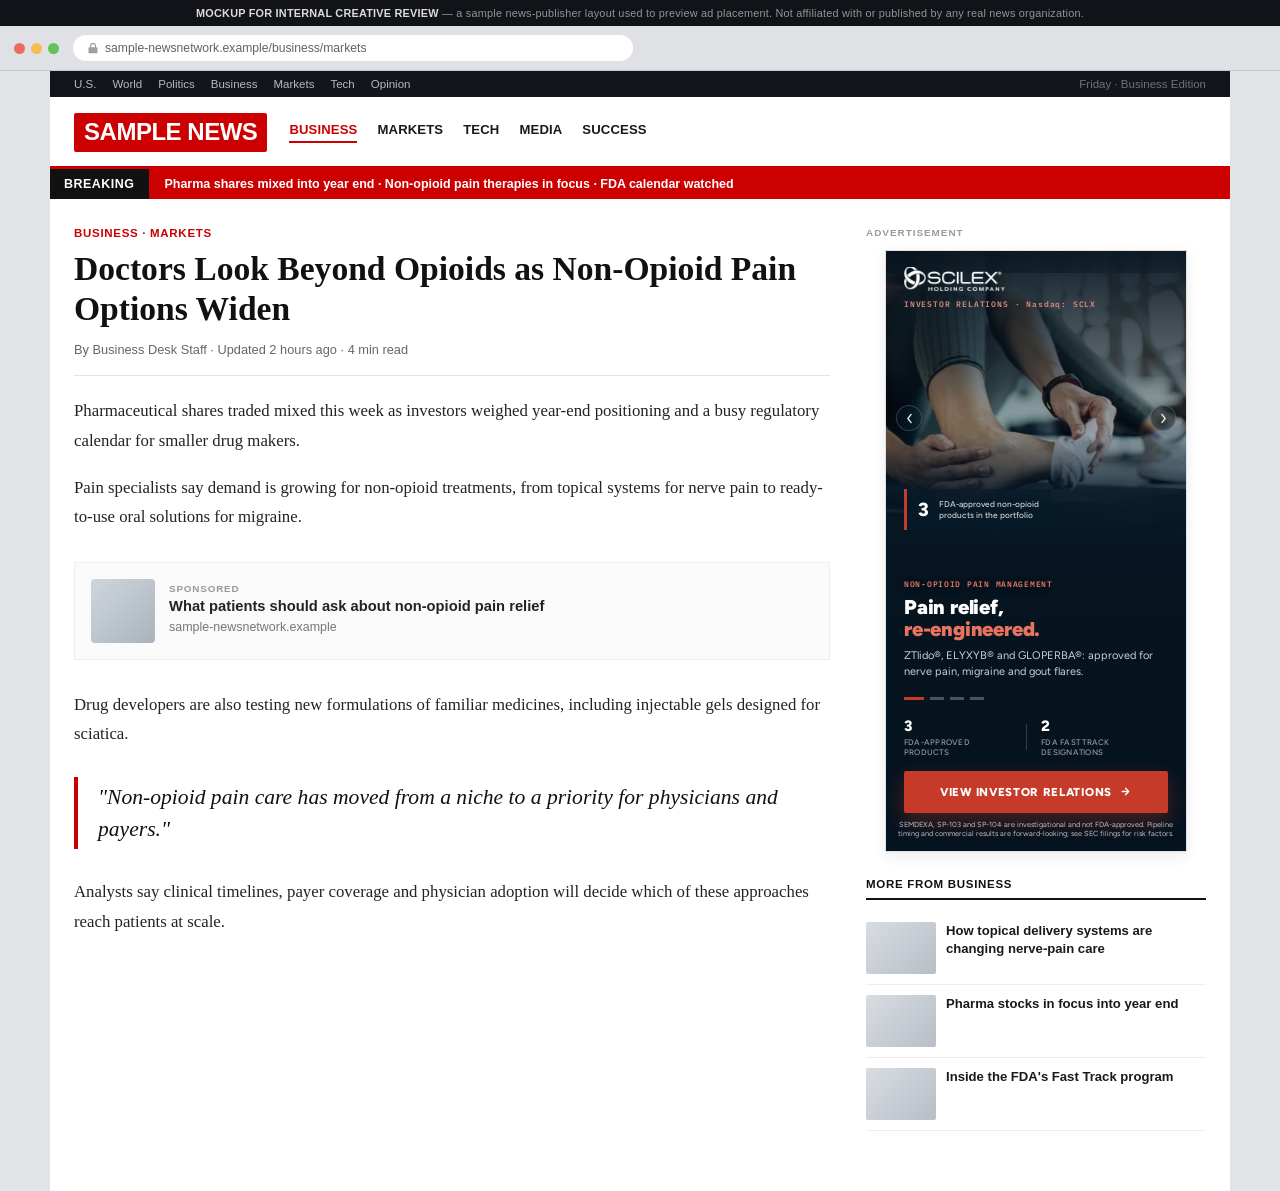
<file: context-preview/news.html>
<!DOCTYPE html>
<html lang="en">
<head>
<meta name="robots" content="noindex,nofollow">
<meta charset="UTF-8">
<meta name="viewport" content="width=device-width,initial-scale=1">
<title>In-Context Preview — Sample News Publisher Page</title>
<link rel="icon" href="data:,">
<style>
  * { margin:0; padding:0; box-sizing:border-box; }
  html, body { background:#e2e5e8; font-family:Helvetica, Arial, sans-serif; }

  /* ---- disclaimer strip ---- */
  #disclaimer {
    background:#111318;
    color:rgba(255,255,255,0.55);
    font-size:0.68rem;
    letter-spacing:0.02em;
    text-align:center;
    padding:7px 12px;
  }
  #disclaimer strong { color:rgba(255,255,255,0.85); }

  /* ---- fake browser chrome ---- */
  #browser-chrome {
    background:#dfe1e5;
    border-bottom:1px solid #c3c6cb;
    padding:9px 14px;
    display:flex;
    align-items:center;
    gap:14px;
  }
  #traffic-lights { display:flex; gap:6px; flex:0 0 auto; }
  #traffic-lights span { width:11px; height:11px; border-radius:50%; display:inline-block; }
  #traffic-lights span:nth-child(1){ background:#ed6a5e; }
  #traffic-lights span:nth-child(2){ background:#f4bf4f; }
  #traffic-lights span:nth-child(3){ background:#61c454; }
  #url-bar {
    flex:1 1 auto;
    background:#fff;
    border-radius:14px;
    padding:6px 14px;
    font-size:0.76rem;
    color:#5f6368;
    display:flex;
    align-items:center;
    gap:6px;
    max-width:560px;
  }
  #url-bar svg { flex:0 0 auto; opacity:0.6; }

  /* ---- site wrapper ---- */
  #site { background:#fff; max-width:1180px; margin:0 auto; }

  /* utility nav */
  #utility-nav {
    background:#12151b;
    color:rgba(255,255,255,0.7);
    font-size:0.72rem;
    display:flex;
    align-items:center;
    justify-content:space-between;
    padding:7px 24px;
  }
  #utility-nav .links { display:flex; gap:16px; }
  #utility-nav .links span:hover { color:#fff; }
  #utility-nav .meta { color:rgba(255,255,255,0.4); }

  /* masthead */
  #masthead {
    display:flex;
    align-items:center;
    gap:22px;
    padding:16px 24px 14px;
    border-bottom:3px solid #cc0000;
  }
  #logo {
    background:#cc0000;
    color:#fff;
    font-weight:900;
    font-size:1.5rem;
    letter-spacing:-0.02em;
    padding:5px 10px 6px;
    border-radius:2px;
    font-family:Arial, Helvetica, sans-serif;
  }
  #masthead nav { display:flex; gap:20px; flex:1; }
  #masthead nav span {
    font-size:0.82rem;
    font-weight:700;
    color:#1a1a1a;
    text-transform:uppercase;
    letter-spacing:0.01em;
    cursor:default;
  }
  #masthead nav span.active { color:#cc0000; border-bottom:2px solid #cc0000; padding-bottom:4px; }

  /* breaking ticker */
  #ticker {
    background:#cc0000;
    color:#fff;
    display:flex;
    align-items:center;
    font-size:0.78rem;
    font-weight:600;
    overflow:hidden;
    white-space:nowrap;
  }
  #ticker .badge {
    background:#111;
    padding:8px 14px;
    font-weight:900;
    letter-spacing:0.04em;
    flex:0 0 auto;
  }
  #ticker .feed { padding:8px 16px; }

  /* content grid */
  #content {
    display:grid;
    grid-template-columns:1fr 340px;
    gap:36px;
    padding:28px 24px 60px;
  }

  article .eyebrow {
    color:#cc0000;
    font-size:0.72rem;
    font-weight:800;
    letter-spacing:0.06em;
    text-transform:uppercase;
    margin-bottom:10px;
  }
  article h1 {
    font-family:Georgia, 'Times New Roman', serif;
    font-size:2.1rem;
    line-height:1.18;
    color:#111;
    margin-bottom:14px;
  }
  article .byline {
    font-size:0.8rem;
    color:#666;
    margin-bottom:20px;
    padding-bottom:18px;
    border-bottom:1px solid #e5e5e5;
  }
  article p {
    font-family:Georgia, 'Times New Roman', serif;
    font-size:1.05rem;
    line-height:1.75;
    color:#232323;
    margin-bottom:18px;
  }
  article .pull-quote {
    font-family:Georgia, 'Times New Roman', serif;
    font-style:italic;
    font-size:1.35rem;
    line-height:1.5;
    color:#111;
    border-left:4px solid #cc0000;
    padding:4px 0 4px 20px;
    margin:28px 0;
  }
  .native-slot {
    margin:30px 0;
    border:1px solid #eee;
    background:#fafafa;
    padding:16px;
    display:flex;
    gap:14px;
    align-items:center;
  }
  .native-slot .swatch { width:64px; height:64px; border-radius:4px; background:linear-gradient(135deg,#cfd6dd,#aab3bd); flex:0 0 auto; }
  .native-slot .txt .tag { font-size:0.62rem; font-weight:800; letter-spacing:0.08em; color:#999; text-transform:uppercase; margin-bottom:4px; }
  .native-slot .txt h4 { font-size:0.92rem; color:#222; margin-bottom:3px; }
  .native-slot .txt p { font-size:0.78rem; color:#777; margin:0; font-family:Helvetica, Arial, sans-serif; }

  /* right rail */
  aside { display:flex; flex-direction:column; align-items:center; gap:10px; }
  aside .sponsor-label {
    align-self:flex-start;
    font-size:0.62rem;
    font-weight:800;
    letter-spacing:0.1em;
    text-transform:uppercase;
    color:#9a9a9a;
    margin-bottom:2px;
  }
  #ad-slot {
    width:302px;    /* 300 + the 1px border each side (border-box), so the 300x600 banner isn't clipped */
    height:602px;
    border:1px solid #e2e2e2;
    box-shadow:0 4px 14px rgba(0,0,0,0.08);
    overflow:hidden;
    background:#000;
  }
  #ad-slot iframe { width:300px; height:600px; border:0; display:block; }

  .rail-more {
    align-self:stretch;
    margin-top:16px;
  }
  .rail-more .heading {
    font-size:0.72rem;
    font-weight:800;
    letter-spacing:0.06em;
    text-transform:uppercase;
    color:#111;
    border-bottom:2px solid #111;
    padding-bottom:8px;
    margin-bottom:12px;
  }
  .rail-item {
    display:flex;
    gap:10px;
    padding:10px 0;
    border-bottom:1px solid #eee;
  }
  .rail-item .thumb { width:70px; height:52px; border-radius:2px; background:linear-gradient(135deg,#d8dde2,#b7bec6); flex:0 0 auto; }
  .rail-item p { font-family:Helvetica, Arial, sans-serif; font-size:0.82rem; line-height:1.35; color:#1a1a1a; font-weight:600; }

  @media (max-width:900px) {
    #content { grid-template-columns:1fr; }
    aside { align-items:stretch; }
    #ad-slot { margin:0 auto; }
  }
</style>
</head>
<body>

<div id="disclaimer">
  <strong>MOCKUP FOR INTERNAL CREATIVE REVIEW</strong> — a sample news-publisher layout used to preview ad placement. Not affiliated with or published by any real news organization.
</div>

<div id="browser-chrome">
  <div id="traffic-lights"><span></span><span></span><span></span></div>
  <div id="url-bar">
    <svg width="12" height="12" viewBox="0 0 16 16"><path d="M8 1a4 4 0 00-4 4v2H3a1 1 0 00-1 1v6a1 1 0 001 1h10a1 1 0 001-1V8a1 1 0 00-1-1h-1V5a4 4 0 00-4-4zm-2.5 6V5a2.5 2.5 0 015 0v2h-5z" fill="currentColor"/></svg>
    sample-newsnetwork.example/business/markets
  </div>
</div>

<div id="site">
  <div id="utility-nav">
    <div class="links">
      <span>U.S.</span><span>World</span><span>Politics</span><span>Business</span><span>Markets</span><span>Tech</span><span>Opinion</span>
    </div>
    <div class="meta">Friday · Business Edition</div>
  </div>

  <div id="masthead">
    <div id="logo">SAMPLE&nbsp;NEWS</div>
    <nav>
      <span class="active">Business</span>
      <span>Markets</span>
      <span>Tech</span>
      <span>Media</span>
      <span>Success</span>
    </nav>
  </div>

  <div id="ticker">
    <span class="badge">BREAKING</span>
    <span class="feed">Pharma shares mixed into year end · Non-opioid pain therapies in focus · FDA calendar watched</span>
  </div>

  <div id="content">
    <article>
      <div class="eyebrow">Business · Markets</div>
      <h1>Doctors Look Beyond Opioids as Non-Opioid Pain Options Widen</h1>
      <div class="byline">By Business Desk Staff · Updated 2 hours ago · 4 min read</div>

      <p>Pharmaceutical shares traded mixed this week as investors weighed year-end positioning and a busy regulatory calendar for smaller drug makers.</p>

      <p>Pain specialists say demand is growing for non-opioid treatments, from topical systems for nerve pain to ready-to-use oral solutions for migraine.</p>

      <div class="native-slot">
        <div class="swatch"></div>
        <div class="txt">
          <div class="tag">Sponsored</div>
          <h4>What patients should ask about non-opioid pain relief</h4>
          <p>sample-newsnetwork.example</p>
        </div>
      </div>

      <p>Drug developers are also testing new formulations of familiar medicines, including injectable gels designed for sciatica.</p>

      <div class="pull-quote">"Non-opioid pain care has moved from a niche to a priority for physicians and payers."</div>

      <p>Analysts say clinical timelines, payer coverage and physician adoption will decide which of these approaches reach patients at scale.</p>
    </article>

    <aside>
      <div class="sponsor-label">Advertisement</div>
      <div id="ad-slot">
        <iframe id="ad-frame" title="Sample ad placement" scrolling="no"></iframe>
      </div>

      <div class="rail-more">
        <div class="heading">More From Business</div>
        <div class="rail-item"><div class="thumb"></div><p>How topical delivery systems are changing nerve-pain care</p></div>
        <div class="rail-item"><div class="thumb"></div><p>Pharma stocks in focus into year end</p></div>
        <div class="rail-item"><div class="thumb"></div><p>Inside the FDA&#x27;s Fast Track program</p></div>
      </div>
    </aside>
  </div>
</div>

<script>
  var CONCEPTS = {
    a: '../concept-a-photo/index.html',
    b: '../concept-b-editorial/index.html',
    c: '../concept-c-dashboard/index.html',
    d: '../concept-d-corporate/index.html'
  }
  var params = new URLSearchParams(window.location.search)
  var concept = params.get('concept')
  if (!CONCEPTS[concept]) concept = 'a'
  document.getElementById('ad-frame').src = CONCEPTS[concept]
</script>

</body>
</html>
</file>
<file: concept-a-photo/style.css>
/* ── Brand tokens — the ONLY place colors are defined. Set --dark,
   --navy, --accent and --gold from the company's real site; the rest
   derive from them (color-mix: Chrome 111+ / Safari 16.2+). ── */
:root {
  --dark:      #081c2c;
  --dark-2:    color-mix(in srgb, var(--dark) 70%, black);
  --navy:      #0b4c72;
  --accent:    #c63a2a;
  --accent-d:  color-mix(in srgb, var(--accent) 82%, black);
  --accent-lt: color-mix(in srgb, var(--accent) 62%, white);
  --gold:      #e8735f;
  --gold-d:    color-mix(in srgb, var(--gold) 85%, black);
  --white:     #ffffff;
  --cta-ink:   #ffffff;  /* text on the accent CTA — set to var(--dark-2) if white fails contrast on a light accent */
  --font-head: 'Figtree', system-ui, sans-serif;
  --font:      'Figtree', system-ui, sans-serif;
  --mono:      'IBM Plex Mono', ui-monospace, SFMono-Regular, Menlo, Consolas, 'Liberation Mono', monospace;
  --ease:      cubic-bezier(0.16,1,0.3,1);
}

* { margin:0; padding:0; box-sizing:border-box; }
html, body { width:300px; height:600px; overflow:hidden; background:var(--dark); }
body { font-family:var(--font); -webkit-font-smoothing:antialiased; }
a { text-decoration:none; color:inherit; }
button { border:0; background:none; font:inherit; color:inherit; cursor:pointer; -webkit-tap-highlight-color:transparent; }

/* ── Canvas ─────────────────────────────────────────────────────────
   Fixed 300x600 stage. A crossfading slide stack sits at the bottom of
   the z-order; persistent chrome (logo, nav, stats, CTA) is pinned on
   top of it and never rotates — same "fixed shell / rotating cards"
   split the Knorex reference banner used with royalSlider. */
#banner {
  position:relative;
  width:300px;
  height:600px;
  overflow:hidden;
  cursor:pointer;
  background:var(--dark);
}

/* ── Slide stack ────────────────────────────────────────────────── */
#slides { position:absolute; inset:0; z-index:1; }

.slide {
  position:absolute;
  inset:0;
  opacity:0;
  z-index:1;
  pointer-events:none;
  transition:opacity 0.9s ease;
}
.slide.active { opacity:1; z-index:2; pointer-events:auto; }

.slide-bg {
  position:absolute;
  top:0; left:0;
  width:100%; height:100%;
  object-fit:cover;
  object-position:center 20%;
  z-index:1;
  animation:kenburns 7s ease-out infinite alternate;
  user-select:none;
  -webkit-user-drag:none;
}
@keyframes kenburns {
  from { transform:scale(1); }
  to   { transform:scale(1.09); }
}

.slide-scrim-top, .slide-scrim-bottom {
  position:absolute;
  left:0; right:0;
  z-index:2;
  pointer-events:none;
}
.slide-scrim-top {
  top:0; height:190px;
  background:linear-gradient(180deg, color-mix(in srgb, var(--dark-2) 94%, transparent) 0%, color-mix(in srgb, var(--dark-2) 62%, transparent) 55%, color-mix(in srgb, var(--dark-2) 0%, transparent) 100%);
}
.slide-scrim-bottom {
  bottom:0; height:336px;
  background:linear-gradient(0deg, var(--dark) 0%, color-mix(in srgb, var(--dark) 93%, transparent) 42%, color-mix(in srgb, var(--dark) 0%, transparent) 100%);
}

.slide-copy {
  position:absolute;
  inset:0;
  z-index:3;
  transform:translateY(12px);
  transition:transform 0.9s var(--ease);
}
.slide.active .slide-copy { transform:translateY(0); }

/* Floating mid-image stat chip (per slide) */
.mid-chip {
  position:absolute;
  top:258px; left:18px;
  display:flex;
  align-items:center;
  gap:10px;
  padding:9px 13px 9px 11px;
  background:color-mix(in srgb, var(--dark) 58%, transparent);
  border-left:3px solid var(--accent);
  border-radius:0 3px 3px 0;
  backdrop-filter:blur(3px);
  -webkit-backdrop-filter:blur(3px);
}
.chip-num {
  font-family:var(--font-head);
  font-weight:800;
  font-size:19px;
  color:var(--white);
  white-space:nowrap;
}
.chip-num em { font-style:normal; color:var(--accent); }
.chip-label {
  font-family:var(--font);
  font-size:8.4px;
  line-height:1.25;
  font-weight:500;
  color:rgba(255,255,255,0.82);
}

/* Rotating headline block, pinned above the fixed bottom bar */
.copy-bottom {
  position:absolute;
  left:0; right:0;
  bottom:150px;
  padding:0 18px;
}
.kicker {
  font-family:var(--mono);
  font-weight:600;
  font-size:8px;
  letter-spacing:0.09em;
  text-transform:uppercase;
  color:var(--accent-lt);
  margin-bottom:6px;
}
.copy-bottom h1 {
  font-family:var(--font-head);
  font-weight:900;
  font-size:20px;
  line-height:1.14;
  letter-spacing:-0.01em;
  color:var(--white);
}
.copy-bottom h1 em { font-style:normal; color:var(--accent); }
.copy-bottom p {
  margin-top:7px;
  font-size:11px;
  line-height:1.4;
  color:rgba(255,255,255,0.8);
  max-width:255px;
}

/* ── Persistent chrome (never rotates) ─────────────────────────── */
#top-bar {
  position:absolute;
  top:0; left:0; right:0;
  z-index:5;
  display:flex;
  flex-direction:column;
  gap:7px;
  padding:16px 18px 0;
}
#logo { display:flex; align-items:center; gap:7px; }
#logo .mark { width:19px; height:19px; flex:none; }
#wordmark {
  font-family:var(--font-head);
  font-weight:800;
  font-size:13.5px;
  letter-spacing:0.01em;
  color:var(--white);
}
#eyebrow {
  font-family:var(--mono);
  font-weight:600;
  font-size:8.2px;
  letter-spacing:0.1em;
  color:var(--accent-lt);
}

.nav-arrow {
  position:absolute;
  top:154px;
  width:26px; height:26px;
  z-index:5;
  display:flex;
  align-items:center;
  justify-content:center;
  background:color-mix(in srgb, var(--dark) 45%, transparent);
  border:1px solid rgba(255,255,255,0.18);
  border-radius:50%;
  color:rgba(255,255,255,0.9);
  backdrop-filter:blur(2px);
  -webkit-backdrop-filter:blur(2px);
  transition:background .2s ease, transform .15s ease;
}
.nav-arrow svg { width:13px; height:13px; }
.nav-arrow:active { transform:scale(0.9); background:color-mix(in srgb, var(--accent) 55%, transparent); }
#arrow-prev { left:10px; }
#arrow-next { right:10px; }

#bottom-fixed {
  position:absolute;
  left:0; right:0; bottom:0;
  z-index:5;
  padding:0 18px 12px;
}

#dots {
  display:flex;
  gap:6px;
  margin-bottom:11px;
}
.dot {
  width:14px; height:3px;
  border-radius:2px;
  background:rgba(255,255,255,0.28);
  transition:background .3s ease, width .3s ease;
  padding:6px 0;
  background-clip:content-box;
  box-sizing:content-box;
}
.dot.active { background-color:var(--accent); width:20px; }  /* background-color, not the shorthand: the shorthand resets background-clip and paints the whole 15px hit area as a square */

#stat-row {
  display:flex;
  align-items:center;
  gap:14px;
}
.stat { display:flex; flex-direction:column; gap:2px; }
.stat-num {
  font-family:var(--font-head);
  font-weight:800;
  font-size:15px;
  color:var(--white);
}
.stat-num em { font-style:normal; color:var(--accent); }
.stat-label {
  font-family:var(--font);
  font-size:8px;
  font-weight:500;
  letter-spacing:0.03em;
  text-transform:uppercase;
  color:rgba(255,255,255,0.58);
}
.stat-div { width:1px; height:26px; background:rgba(255,255,255,0.18); }

#cta {
  margin-top:14px;
  display:flex;
  align-items:center;
  justify-content:center;
  gap:7px;
  width:100%;
  height:42px;
  background:var(--accent);
  border-radius:3px;
  color:var(--cta-ink);
  font-family:var(--font-head);
  font-weight:800;
  font-size:11.5px;
  letter-spacing:0.06em;
  text-transform:uppercase;
  box-shadow:0 8px 20px color-mix(in srgb, var(--accent) 35%, transparent);
  animation:cta-pulse 1.8s ease-in-out 2.6s 6;
}
#cta-arrow { width:13px; height:13px; }

/* Required disclosure line under the CTA */
#disclosure {
  margin-top:8px;
  font-family:var(--mono);
  font-size:6.6px;
  letter-spacing:0.03em;
  line-height:1.2;
  text-align:center;
  color:rgba(255,255,255,0.55);
}
@keyframes cta-pulse {
  0%, 100% { box-shadow:0 8px 20px color-mix(in srgb, var(--accent) 35%, transparent); }
  50%      { box-shadow:0 8px 26px color-mix(in srgb, var(--accent) 65%, transparent), 0 0 0 5px color-mix(in srgb, var(--accent) 12%, transparent); }
}

/* ── Entrance sequence (initial load only) ─────────────────────── */
.reveal {
  opacity:0;
  transform:translateY(14px);
  transition:opacity .7s var(--ease), transform .7s var(--ease);
}
#banner.is-live .reveal { opacity:1; transform:none; }
#top-bar[data-delay="0"] { transition-delay:.05s; }
#bottom-fixed[data-delay="4"] { transition-delay:.55s; }

#click-tag-wrapper { position:absolute; width:0; height:0; overflow:hidden; }

@media (prefers-reduced-motion: reduce) {
  .slide-bg { animation:none; }
  #cta { animation:none; }
  .reveal { transition-duration:.01s; transition-delay:0s !important; }
  .slide, .slide-copy { transition-duration:.2s; }
}

/* ══ Scilex overrides ══ */
#logo .lockup { height:24px; width:auto; display:block; }
.chip-num em, .stat-num em { color:var(--gold); font-style:normal; }
.copy-bottom h1 em { font-style:normal; color:var(--gold); }
.kicker { color:var(--gold); text-shadow:0 1px 6px rgba(0,0,0,.6); }
#cta { border-radius:2px; }
.copy-bottom { bottom:172px; }
.mid-chip { top:238px; }
.slide-scrim-bottom { height:420px; background:linear-gradient(0deg, var(--dark-2) 0%, var(--dark-2) 52%, color-mix(in srgb, var(--dark-2) 80%, transparent) 70%, transparent 100%); }
#disclosure { font-family:var(--font); font-size:7.4px; letter-spacing:0; line-height:1.3; margin:7px -6px 0; color:rgba(255,255,255,0.72); white-space:normal; }
</file>
<file: concept-b-editorial/style.css>
/* ── Brand tokens — the ONLY place colors are defined. Set --accent,
   --ink and --gold from the company's real site (hex or oklch); every
   other surface/tint derives from them. ── */
:root {
  --accent:       #c63a2a;
  --ink:          #0b2a40;
  --gold:         #e8735f;
  --accent-lt:    color-mix(in oklch, var(--accent) 60%, white);
  --accent-ink:   color-mix(in oklch, var(--accent) 72%, black);
  --accent-ink-d: color-mix(in oklch, var(--accent) 62%, black);
  --accent-lo:    color-mix(in oklch, var(--accent) 14%, transparent);
  --deep:         color-mix(in oklch, var(--ink) 80%, black);
  --paper:        #f7f8f5;
  --tint:         color-mix(in oklch, var(--accent) 7%, white);
  --tint-2:       color-mix(in oklch, var(--accent) 24%, white);
  --card:         #ffffff;
  --text-mid:     color-mix(in oklch, var(--ink) 62%, white);
  --line:         color-mix(in oklch, var(--ink) 15%, transparent);
  --serif: 'Source Serif 4', Georgia, serif;
  --sans:  'Figtree', system-ui, sans-serif;
  --mono:  'IBM Plex Mono', ui-monospace, SFMono-Regular, Menlo, Consolas, 'Liberation Mono', monospace;
  --ease:  cubic-bezier(0.22, 1, 0.36, 1);
}

* { margin:0; padding:0; box-sizing:border-box; }
html, body { width:300px; height:600px; overflow:hidden; background:var(--paper); }
body { font-family:var(--sans); color:var(--ink); -webkit-font-smoothing:antialiased; }
a { text-decoration:none; color:inherit; }
button { border:0; background:none; font:inherit; color:inherit; cursor:pointer; -webkit-tap-highlight-color:transparent; }

#banner {
  position:relative;
  width:300px;
  height:600px;
  overflow:hidden;
  cursor:pointer;
  background:var(--paper);
}

#top-rule {
  position:absolute;
  top:0; left:0; right:0;
  height:3px;
  z-index:6;
  background:linear-gradient(90deg, var(--accent-ink), var(--gold));
}

/* ── Persistent top chrome ──────────────────────────────────────── */
#top-bar {
  position:absolute;
  top:3px; left:0; right:0;
  z-index:5;
  background:var(--paper);
  border-bottom:1px solid var(--line);
  padding:13px 18px 10px;
  display:flex;
  flex-direction:column;
  gap:6px;
}
#logo { display:flex; align-items:center; gap:7px; }
.mark { width:18px; height:18px; flex:none; }
#wordmark {
  font-family:var(--sans);
  font-weight:800;
  font-size:13px;
  letter-spacing:0.01em;
  color:var(--ink);
}
#masthead {
  font-family:var(--mono);
  font-size:7.6px;
  font-weight:500;
  letter-spacing:0.1em;
  color:var(--text-mid);
}

/* ── Slide stack ────────────────────────────────────────────────── */
#slides { position:absolute; top:61px; left:0; right:0; bottom:115px; z-index:1; overflow:hidden; }

.slide {
  position:absolute; inset:0;
  opacity:0;
  z-index:1;
  pointer-events:none;
  transition:opacity 0.8s ease;
}
.slide.active { opacity:1; z-index:2; pointer-events:auto; }

.slide-copy {
  padding:16px 18px 0;
  transform:translateY(10px);
  transition:transform 0.8s var(--ease);
}
.slide.active .slide-copy { transform:translateY(0); }

.eyebrow {
  font-family:var(--mono);
  font-size:9.5px;
  font-weight:500;
  letter-spacing:0.13em;
  text-transform:uppercase;
  color:var(--accent-ink);
  display:flex;
  align-items:center;
  gap:7px;
  margin-bottom:9px;
}
.eyebrow::before {
  content:'';
  width:6px; height:6px;
  border-radius:50%;
  background:var(--accent);
  flex:none;
}

.slide-copy h1 {
  font-family:var(--serif);
  font-weight:700;
  font-size:21px;
  line-height:1.16;
  letter-spacing:-0.01em;
  color:var(--ink);
}
.slide-copy h1 em { font-style:italic; color:var(--accent-ink); }

.lead {
  margin-top:8px;
  font-family:var(--sans);
  font-size:10.8px;
  line-height:1.44;
  color:var(--text-mid);
}

/* ── "Figure" schematic card, matching the site's plate component ─ */
.fig-card {
  margin-top:13px;
  border:1px solid var(--line);
  border-radius:2px;
  background:var(--card);
  overflow:hidden;
}
.fig-bar {
  display:flex;
  justify-content:space-between;
  align-items:center;
  gap:8px;
  padding:6px 10px;
  background:var(--ink);
  color:#fff;
  font-family:var(--mono);
  font-size:6.6px;
  font-weight:500;
  letter-spacing:0.12em;
  text-transform:uppercase;
}
.fig-bar span:last-child { color:var(--accent-lt); }
.fig-body { padding:9px 11px 5px; }
.fig-body svg { width:100%; height:auto; display:block; }

/* figure line-art */
.fig-node rect { fill:var(--ink); }
.fig-rail { fill:none; stroke:var(--text-mid); stroke-width:1.6; }
.fig-ghost { fill:none; stroke:var(--tint-2); stroke-width:2; }
.fig-mark { fill:none; stroke-width:10.5; stroke-linecap:round; }
.fig-mark.a { stroke:var(--accent); }
.fig-mark.b { stroke:var(--ink); }
.fig-gold { fill:var(--gold); }

.fig-mesh line { stroke:var(--accent-lt); stroke-width:1; opacity:0.7; }
.fig-dot circle { fill:var(--accent-ink); }
.fig-hub { fill:var(--gold); stroke:var(--ink); stroke-width:1.4; }

.fig-step rect { fill:var(--tint); stroke:var(--line); stroke-width:1; }
.fig-step.accent rect { fill:var(--accent-lo); stroke:var(--accent-ink); }
.fig-step.gold rect { fill:var(--tint); stroke:var(--gold); }
.fig-step text {
  font-family:var(--mono);
  font-size:8.6px;
  font-weight:700;
  letter-spacing:0.01em;
  fill:var(--ink);
}
.fig-arrow { fill:none; stroke:var(--text-mid); stroke-width:1.6; stroke-linecap:round; stroke-linejoin:round; }

.fig-base { stroke:var(--line); stroke-width:1; }
.fig-bar-prior { fill:var(--tint-2); }
.fig-bar-now { fill:var(--accent-ink); }
.fig-bar-label { font-family:var(--mono); font-size:9px; font-weight:600; fill:var(--text-mid); }
.fig-bar-label.strong { fill:var(--accent-ink); font-weight:700; font-size:10px; }
.fig-bar-year { font-family:var(--mono); font-size:7.5px; fill:var(--text-mid); letter-spacing:0.04em; }

/* key-fact row, matching the site's .kf definition-list pattern */
.kf {
  margin-top:12px;
  padding-top:10px;
  border-top:1px solid var(--line);
  display:flex;
  justify-content:space-between;
  align-items:baseline;
}
.kf dt {
  font-family:var(--mono);
  font-size:7.8px;
  font-weight:500;
  letter-spacing:0.1em;
  text-transform:uppercase;
  color:var(--text-mid);
}
.kf dd {
  display:flex;
  flex-direction:column;
  align-items:flex-end;
  gap:2px;
  font-family:var(--mono);
  font-size:13px;
  font-weight:700;
  color:var(--ink);
  text-align:right;
}
.kf dd em {
  font-style:normal;
  font-weight:600;
  font-size:7.6px;
  letter-spacing:0.03em;
  color:var(--accent-ink);
}

/* ── Nav arrows ─────────────────────────────────────────────────── */
.nav-arrow {
  position:absolute;
  top:316px;
  z-index:5;
  width:24px; height:24px;
  display:flex;
  align-items:center;
  justify-content:center;
  background:var(--card);
  border:1px solid var(--line);
  border-radius:50%;
  color:var(--ink);
  box-shadow:0 2px 8px color-mix(in oklch, var(--ink) 12%, transparent);
  transition:transform 0.15s ease, background 0.2s ease;
}
.nav-arrow svg { width:12px; height:12px; }
.nav-arrow:active { transform:scale(0.9); background:var(--tint); }
#arrow-prev { left:6px; }
#arrow-next { right:6px; }

/* ── Persistent dark band: dots + CTA ───────────────────────────── */
#dots {
  position:absolute;
  left:0; right:0; bottom:81px;
  z-index:5;
  background:var(--deep);
  display:flex;
  gap:6px;
  padding:11px 18px 8px;
}
.dot {
  width:13px; height:3px;
  border-radius:2px;
  background:oklch(1 0 0 / 0.28);
  padding:6px 0;
  background-clip:content-box;
  box-sizing:content-box;
  transition:background 0.3s ease, width 0.3s ease;
}
.dot.active { background-color:var(--accent); width:19px; }  /* background-color, not the shorthand: the shorthand resets background-clip and paints the whole hit area as a square */

#bottom-fixed {
  position:absolute;
  left:0; right:0; bottom:0;
  z-index:5;
  background:var(--deep);
  padding:2px 18px 10px;
}
#bf-line {
  font-family:var(--mono);
  font-size:7.4px;
  font-weight:500;
  letter-spacing:0.11em;
  color:color-mix(in oklch, var(--accent-lt) 75%, transparent);
  margin-bottom:9px;
}
#cta {
  display:flex;
  align-items:center;
  justify-content:center;
  gap:7px;
  width:100%;
  height:42px;
  background:var(--accent);
  border-radius:3px;
  color:var(--deep);
  font-family:var(--sans);
  font-weight:700;
  font-size:12px;
  letter-spacing:0.01em;
  box-shadow:0 8px 20px color-mix(in oklch, var(--accent) 30%, transparent);
  animation:cta-pulse 1.8s ease-in-out 2.6s 6;
}
#cta-arrow { width:13px; height:13px; }

/* Required disclosure line under the CTA */
#fls {
  margin-top:7px;
  font-family:var(--mono);
  font-size:6.4px;
  letter-spacing:0.03em;
  text-align:center;
  color:color-mix(in oklch, var(--accent-lt) 60%, transparent);
}
@keyframes cta-pulse {
  0%, 100% { box-shadow:0 8px 20px color-mix(in oklch, var(--accent) 30%, transparent); }
  50%      { box-shadow:0 8px 26px color-mix(in oklch, var(--accent) 55%, transparent), 0 0 0 5px color-mix(in oklch, var(--accent) 16%, transparent); }
}

/* ── Entrance sequence (initial load only) ─────────────────────── */
.reveal { opacity:0; transform:translateY(12px); transition:opacity .7s var(--ease), transform .7s var(--ease); }
#banner.is-live .reveal { opacity:1; transform:none; }
#top-bar[data-delay="0"] { transition-delay:.05s; }
#dots.reveal { transition-delay:.5s; }
#bottom-fixed[data-delay="1"] { transition-delay:.6s; }

#click-tag-wrapper { position:absolute; width:0; height:0; overflow:hidden; }

@media (prefers-reduced-motion: reduce) {
  #cta { animation:none; }
  .reveal { transition-duration:.01s; transition-delay:0s !important; }
  .slide, .slide-copy { transition-duration:.2s; }
}

/* ══ Scilex overrides ══ */
#logo .lockup { height:24px; width:auto; display:block; }
.slide h1 em { color:var(--accent); }
#fls { white-space:normal; text-wrap:balance; line-height:1.3; color:rgba(255,255,255,.62); }
#cta, #cta:hover, #banner:hover #cta { color:#fff; }
</file>
<file: concept-c-dashboard/style.css>
/* ── Brand tokens — the ONLY place colors are defined. Set --dark,
   --navy, --accent and --gold from the company's real site; the rest
   derive from them (color-mix: Chrome 111+ / Safari 16.2+). ── */
:root {
  --dark:      #081c2c;
  --dark-2:    color-mix(in srgb, var(--dark) 70%, black);
  --navy:      #0b4c72;
  --accent:    #c63a2a;
  --accent-d:  color-mix(in srgb, var(--accent) 82%, black);
  --accent-lt: color-mix(in srgb, var(--accent) 62%, white);
  --gold:      #e8735f;
  --gold-d:    color-mix(in srgb, var(--gold) 85%, black);
  --white:     #ffffff;
  --cta-ink:   #ffffff;  /* text on the accent CTA — set to var(--dark-2) if white fails contrast on a light accent */
  --font-head: 'Figtree', system-ui, sans-serif;
  --font:      'Figtree', system-ui, sans-serif;
  --mono:      'IBM Plex Mono', ui-monospace, SFMono-Regular, Menlo, Consolas, 'Liberation Mono', monospace;
  --ease:      cubic-bezier(0.16,1,0.3,1);
}

* { margin:0; padding:0; box-sizing:border-box; }
html, body { width:300px; height:600px; overflow:hidden; background:var(--dark); }
body { font-family:var(--font); -webkit-font-smoothing:antialiased; }
a { text-decoration:none; color:inherit; }
button { border:0; background:none; font:inherit; color:inherit; cursor:pointer; -webkit-tap-highlight-color:transparent; }

/* ── Canvas ─────────────────────────────────────────────────────────
   Fixed 300x600 stage. A crossfading slide stack sits at the bottom of
   the z-order; persistent chrome (logo, nav, stats, CTA) is pinned on
   top of it and never rotates — same "fixed shell / rotating cards"
   split the Knorex reference banner used with royalSlider. */
#banner {
  position:relative;
  width:300px;
  height:600px;
  overflow:hidden;
  cursor:pointer;
  background:var(--dark);
}

/* ── Slide stack ────────────────────────────────────────────────── */
#slides { position:absolute; inset:0; z-index:1; }

.slide {
  position:absolute;
  inset:0;
  opacity:0;
  z-index:1;
  pointer-events:none;
  transition:opacity 0.9s ease;
}
.slide.active { opacity:1; z-index:2; pointer-events:auto; }

.slide-bg {
  position:absolute;
  top:0; left:0;
  width:100%; height:100%;
  object-fit:cover;
  object-position:center 20%;
  z-index:1;
  animation:kenburns 7s ease-out infinite alternate;
  user-select:none;
  -webkit-user-drag:none;
}
@keyframes kenburns {
  from { transform:scale(1); }
  to   { transform:scale(1.09); }
}

.slide-scrim-top, .slide-scrim-bottom {
  position:absolute;
  left:0; right:0;
  z-index:2;
  pointer-events:none;
}
.slide-scrim-top {
  top:0; height:190px;
  background:linear-gradient(180deg, color-mix(in srgb, var(--dark-2) 94%, transparent) 0%, color-mix(in srgb, var(--dark-2) 62%, transparent) 55%, color-mix(in srgb, var(--dark-2) 0%, transparent) 100%);
}
.slide-scrim-bottom {
  bottom:0; height:336px;
  background:linear-gradient(0deg, var(--dark) 0%, color-mix(in srgb, var(--dark) 93%, transparent) 42%, color-mix(in srgb, var(--dark) 0%, transparent) 100%);
}

.slide-copy {
  position:absolute;
  inset:0;
  z-index:3;
  transform:translateY(12px);
  transition:transform 0.9s var(--ease);
}
.slide.active .slide-copy { transform:translateY(0); }

/* Floating mid-image stat chip (per slide) */
.mid-chip {
  position:absolute;
  top:258px; left:18px;
  display:flex;
  align-items:center;
  gap:10px;
  padding:9px 13px 9px 11px;
  background:color-mix(in srgb, var(--dark) 58%, transparent);
  border-left:3px solid var(--accent);
  border-radius:0 3px 3px 0;
  backdrop-filter:blur(3px);
  -webkit-backdrop-filter:blur(3px);
}
.chip-num {
  font-family:var(--font-head);
  font-weight:800;
  font-size:19px;
  color:var(--white);
  white-space:nowrap;
}
.chip-num em { font-style:normal; color:var(--accent); }
.chip-label {
  font-family:var(--font);
  font-size:8.4px;
  line-height:1.25;
  font-weight:500;
  color:rgba(255,255,255,0.82);
}

/* Rotating headline block, pinned above the fixed bottom bar */
.copy-bottom {
  position:absolute;
  left:0; right:0;
  bottom:150px;
  padding:0 18px;
}
.kicker {
  font-family:var(--mono);
  font-weight:600;
  font-size:8px;
  letter-spacing:0.09em;
  text-transform:uppercase;
  color:var(--accent-lt);
  margin-bottom:6px;
}
.copy-bottom h1 {
  font-family:var(--font-head);
  font-weight:900;
  font-size:20px;
  line-height:1.14;
  letter-spacing:-0.01em;
  color:var(--white);
}
.copy-bottom h1 em { font-style:normal; color:var(--accent); }
.copy-bottom p {
  margin-top:7px;
  font-size:11px;
  line-height:1.4;
  color:rgba(255,255,255,0.8);
  max-width:255px;
}

/* ── Persistent chrome (never rotates) ─────────────────────────── */
#top-bar {
  position:absolute;
  top:0; left:0; right:0;
  z-index:5;
  display:flex;
  flex-direction:column;
  gap:7px;
  padding:16px 18px 0;
}
#logo { display:flex; align-items:center; gap:7px; }
#logo .mark { width:19px; height:19px; flex:none; }
#wordmark {
  font-family:var(--font-head);
  font-weight:800;
  font-size:13.5px;
  letter-spacing:0.01em;
  color:var(--white);
}
#eyebrow {
  font-family:var(--mono);
  font-weight:600;
  font-size:8.2px;
  letter-spacing:0.1em;
  color:var(--accent-lt);
}

.nav-arrow {
  position:absolute;
  top:154px;
  width:26px; height:26px;
  z-index:5;
  display:flex;
  align-items:center;
  justify-content:center;
  background:color-mix(in srgb, var(--dark) 45%, transparent);
  border:1px solid rgba(255,255,255,0.18);
  border-radius:50%;
  color:rgba(255,255,255,0.9);
  backdrop-filter:blur(2px);
  -webkit-backdrop-filter:blur(2px);
  transition:background .2s ease, transform .15s ease;
}
.nav-arrow svg { width:13px; height:13px; }
.nav-arrow:active { transform:scale(0.9); background:color-mix(in srgb, var(--accent) 55%, transparent); }
#arrow-prev { left:10px; }
#arrow-next { right:10px; }

#bottom-fixed {
  position:absolute;
  left:0; right:0; bottom:0;
  z-index:5;
  padding:0 18px 12px;
}

#dots {
  display:flex;
  gap:6px;
  margin-bottom:11px;
}
.dot {
  width:14px; height:3px;
  border-radius:2px;
  background:rgba(255,255,255,0.28);
  transition:background .3s ease, width .3s ease;
  padding:6px 0;
  background-clip:content-box;
  box-sizing:content-box;
}
.dot.active { background-color:var(--accent); width:20px; }  /* background-color, not the shorthand: the shorthand resets background-clip and paints the whole 15px hit area as a square */

#stat-row {
  display:flex;
  align-items:center;
  gap:14px;
}
.stat { display:flex; flex-direction:column; gap:2px; }
.stat-num {
  font-family:var(--font-head);
  font-weight:800;
  font-size:15px;
  color:var(--white);
}
.stat-num em { font-style:normal; color:var(--accent); }
.stat-label {
  font-family:var(--font);
  font-size:8px;
  font-weight:500;
  letter-spacing:0.03em;
  text-transform:uppercase;
  color:rgba(255,255,255,0.58);
}
.stat-div { width:1px; height:26px; background:rgba(255,255,255,0.18); }

#cta {
  margin-top:14px;
  display:flex;
  align-items:center;
  justify-content:center;
  gap:7px;
  width:100%;
  height:42px;
  background:var(--accent);
  border-radius:3px;
  color:var(--cta-ink);
  font-family:var(--font-head);
  font-weight:800;
  font-size:11.5px;
  letter-spacing:0.06em;
  text-transform:uppercase;
  box-shadow:0 8px 20px color-mix(in srgb, var(--accent) 35%, transparent);
  animation:cta-pulse 1.8s ease-in-out 2.6s 6;
}
#cta-arrow { width:13px; height:13px; }

/* Required disclosure line under the CTA */
#disclosure {
  margin-top:8px;
  font-family:var(--mono);
  font-size:6.6px;
  letter-spacing:0.03em;
  line-height:1.2;
  text-align:center;
  color:rgba(255,255,255,0.55);
}
@keyframes cta-pulse {
  0%, 100% { box-shadow:0 8px 20px color-mix(in srgb, var(--accent) 35%, transparent); }
  50%      { box-shadow:0 8px 26px color-mix(in srgb, var(--accent) 65%, transparent), 0 0 0 5px color-mix(in srgb, var(--accent) 12%, transparent); }
}

/* ── Entrance sequence (initial load only) ─────────────────────── */
.reveal {
  opacity:0;
  transform:translateY(14px);
  transition:opacity .7s var(--ease), transform .7s var(--ease);
}
#banner.is-live .reveal { opacity:1; transform:none; }
#top-bar[data-delay="0"] { transition-delay:.05s; }
#bottom-fixed[data-delay="4"] { transition-delay:.55s; }

#click-tag-wrapper { position:absolute; width:0; height:0; overflow:hidden; }

@media (prefers-reduced-motion: reduce) {
  .slide-bg { animation:none; }
  #cta { animation:none; }
  .reveal { transition-duration:.01s; transition-delay:0s !important; }
  .slide, .slide-copy { transition-duration:.2s; }
}

/* ══ Scilex overrides ══ */
#logo .lockup { height:24px; width:auto; display:block; }
.chip-num em, .stat-num em { color:var(--gold); font-style:normal; }
.copy-bottom h1 em { font-style:normal; color:var(--gold); }
.kicker { color:var(--gold); text-shadow:0 1px 6px rgba(0,0,0,.6); }
#cta { border-radius:2px; }
.copy-bottom { bottom:172px; }
.mid-chip { top:238px; }
.slide-scrim-bottom { height:420px; background:linear-gradient(0deg, var(--dark-2) 0%, var(--dark-2) 52%, color-mix(in srgb, var(--dark-2) 80%, transparent) 70%, transparent 100%); }
#disclosure { font-family:var(--font); font-size:7.4px; letter-spacing:0; line-height:1.3; margin:7px -6px 0; color:rgba(255,255,255,0.72); white-space:normal; }


/* ══ Concept C: sign-up block, appended to Concept A's stylesheet by
   scripts/build_concept_c.py. Everything above this line is A's CSS,
   copied verbatim; don't edit it here — edit A and rebuild. ══ */

/* The sign-up is taller than A's CTA, so the chip and headline move up
   by --c-lift, and the bottom padding tightens. If A has foreground art
   in the slide background (a motif, a diagram) that now crowds the chip,
   lift it too in the C-only block at the end of this file. */
:root { --c-lift: 16px; --c-error: #ff7a6b; }
.slide-copy .mid-chip, .slide-copy .copy-bottom { translate: 0 calc(-1 * var(--c-lift)); }
#bottom-fixed { padding-bottom: 11px; }

#signup { position:relative; margin-top:13px; cursor:default; }
.sr-only {
  position:absolute; width:1px; height:1px; overflow:hidden;
  clip:rect(0 0 0 0); white-space:nowrap;
}
#signup-row {
  position:relative;
  display:flex;
  gap:6px;
  height:40px;
}
#signup-email {
  flex:1;
  min-width:0;
  height:100%;
  padding:0 11px;
  border:1px solid rgba(255,255,255,0.24);
  border-radius:3px;
  outline:0;
  background:color-mix(in srgb, var(--dark) 55%, transparent);
  color:var(--white, #fff);
  font-family:var(--font);
  font-size:11px;
  font-weight:500;
  transition:border-color .2s ease, box-shadow .2s ease, background .2s ease;
}
#signup-email::placeholder { color:rgba(255,255,255,0.6); }
#signup-email:focus {
  border-color:var(--accent);
  background:color-mix(in srgb, var(--dark) 75%, transparent);
  box-shadow:0 0 0 3px color-mix(in srgb, var(--accent) 24%, transparent);
}
#signup.is-error #signup-email { border-color:var(--c-error); animation:shake .35s ease; }
@keyframes shake {
  0%, 100% { transform:translateX(0); }
  25% { transform:translateX(-4px); }
  75% { transform:translateX(4px); }
}
/* Same fill, ink and type as A's CTA (--cta-ink), so C reads as A */
#signup-btn {
  flex:none;
  height:100%;
  padding:0 13px;
  background:var(--accent);
  border-radius:3px;
  color:var(--cta-ink, var(--dark-2));
  font-family:var(--font-head, var(--font));
  font-weight:800;
  font-size:11px;
  letter-spacing:0.06em;
  text-transform:uppercase;
  box-shadow:0 8px 20px color-mix(in srgb, var(--accent) 35%, transparent);
  transition:filter .2s ease, transform .15s ease;
  animation:btn-pulse 1.8s ease-in-out 2.6s 6;
}
#signup-btn:hover { filter:brightness(1.08); }
#signup-btn:active { transform:scale(0.96); }
#signup.is-sending #signup-btn { opacity:0.6; pointer-events:none; }
@keyframes btn-pulse {
  0%, 100% { box-shadow:0 8px 20px color-mix(in srgb, var(--accent) 35%, transparent); }
  50%      { box-shadow:0 8px 26px color-mix(in srgb, var(--accent) 60%, transparent); }
}

#signup-done {
  position:absolute;
  inset:0;
  display:flex;
  align-items:center;
  justify-content:center;
  gap:7px;
  background:var(--accent);
  border-radius:3px;
  color:var(--cta-ink, var(--dark-2));
  font-family:var(--font-head, var(--font));
  font-weight:700;
  font-size:11px;
  opacity:0;
  transform:scale(0.96);
  pointer-events:none;
  transition:opacity .35s var(--ease), transform .35s var(--ease);
}
#signup-done svg { width:15px; height:15px; flex:none; }
#signup.is-done #signup-done { opacity:1; transform:none; }
#signup.is-done #signup-email, #signup.is-done #signup-btn { visibility:hidden; }

/* Consent and error share one two-line slot, so the error never moves
   anything; the consent comes back as soon as the viewer types. */
#signup-consent, #signup-msg {
  margin-top:7px;
  height:20px;
  font-family:var(--font);
  font-size:7px;
  line-height:1.42;
}
#signup-consent { color:rgba(255,255,255,0.6); }
#signup-consent a { color:inherit; text-decoration:underline; }
#signup-msg {
  display:none;
  font-size:9px;
  font-weight:600;
  color:var(--c-error);
}
#signup.is-error #signup-consent { display:none; }
#signup.is-error #signup-msg { display:block; }

#fls-line {
  margin-top:4px;
  font-family:var(--mono);
  font-size:6.6px;
  letter-spacing:0.03em;
  line-height:1.2;
  text-align:center;
  color:rgba(255,255,255,0.55);
  white-space:nowrap;
}

@media (prefers-reduced-motion: reduce) {
  #signup-btn { animation:none; }
}

/* A's CTA look, copied from its #cta rule by build_concept_c.py */
#signup-btn {
  background:var(--accent);
  color:var(--cta-ink);
  font-family:var(--font-head);
  font-weight:800;
  letter-spacing:0.06em;
  text-transform:uppercase;
  border-radius:3px;
}
#signup-done {
  background:var(--accent);
  color:var(--cta-ink);
  font-family:var(--font-head);
  font-weight:800;
  border-radius:3px;
}

/* ══ C-only overrides (kept on rebuild) ══ */

/* The sign-up block (input row, consent, three-line disclosure) is taller than A's CTA block: lift the chip and
   headline with it (build_concept_c.py reads --c-lift). */
:root { --c-lift: 26px; }
#signup-btn { font-family:var(--font); font-weight:700; letter-spacing:0.08em; }
#signup-consent, #signup-msg { height:22px; font-size:7.6px; line-height:1.4; }
#signup-consent { color:rgba(255,255,255,0.8); }
#fls-line { white-space:normal; font-family:var(--font); font-size:7.8px; letter-spacing:0.005em; line-height:1.22; text-align:left; margin:5px -4px 0; color:rgba(255,255,255,0.78); }
</file>
<file: concept-d-corporate/style.css>
/* ── Concept D — Corporate site / brand-native ─────────────────────
   The advertiser's own corporate website, extended into a 300x600 ad.
   Every source token below was read from that site's theme CSS and
   scaled to banner size; scaffold.py fills them from brand.json → "corp"
   (primary, secondary, grad_from, grad_to, band_to, btn_from, btn_to,
   btn_ink, rule, page_bg, header_bg, text, btn_radius, font_head,
   font_body, logo_w, logo_h).

   Source tokens are the ONLY place colours are defined; everything else
   derives from them (color-mix: Chrome 111+ / Safari 16.2+). To re-brand,
   change brand.json "corp", the fonts link, and assets/logo.svg.

   Each slide is one homepage module, built from shared parts:
     .m-hero   hero slider: photo + shade, gradient text panel
     .m-stats  stats module: heading font values over accent bars
     .m-split  image + text split: photo, white card, bullets
     .m-band   overlay band: photo under the gradient overlay, centred copy
   Parts: .d-photo, .d-stats > .d-stat (.d-value + .d-label), .d-vs,
   .d-list (accent bullets), .d-arrows (arrow sub-bullets), .d-rule, .nw. ── */
:root {
  /* Source tokens — the corporate site's theme (brand.json "corp") */
  --primary:    #084b71;    /* headings, stat values, nav, footer strip */
  --secondary:  #3b2a8c;  /* underline bars, bullet markers, active-nav rule */
  --grad-from:  #084b71;  /* hero panel gradient, left */
  --grad-to:    #1f5279;    /* hero panel gradient, right */
  --band-to:    #3b2a8c;    /* overlay / alerts band gradient, bright end */
  --btn-from:   #084b71;   /* .btn border gradient, left stop */
  --btn-to:     #084b71;     /* .btn border gradient, right stop */
  --page-bg:    #ffffff;       /* page background */
  --header-bg:  #ffffff;     /* header bar */
  --white:      #FFFFFF;
  --text:       #2e2f2f;       /* body copy */
  --btn-ink:    #2e2f2f;    /* .btn label colour */
  --rule:       #c63a2a;       /* <hr> between bullet groups, bottom-block hairline */
  --shade:      #000000;             /* photo shade, header shadow */
  --btn-radius: 50px;

  /* Derived */
  --card-bg:     var(--white);
  --on-dark:     var(--white);
  --on-dark-2:   color-mix(in srgb, var(--white) 90%, transparent);
  --hero-shade:  color-mix(in srgb, var(--shade) 40%, transparent);   /* slider photo: #000 @ .4 */
  --panel-grad:  linear-gradient(to left,
                   color-mix(in srgb, var(--grad-to) 80%, transparent),
                   color-mix(in srgb, var(--grad-from) 80%, transparent));
  --band-grad:   linear-gradient(267.38deg, var(--band-to) -42.82%, var(--primary) 88.88%);
  --band-alpha:  0.93;        /* the overlay's opacity on the site */
  --band-size:   125% 100%;   /* a 300px crop of the full-width band: its brightest end sits off-canvas so white copy holds >= 4.5:1 */
  --btn-grad:    linear-gradient(to right, var(--btn-from), var(--btn-to));
  --hdr-shadow:  0 0 5px color-mix(in srgb, var(--shade) 30%, transparent);
  --card-shadow: 0 1px 3px color-mix(in srgb, var(--primary) 8%, transparent);

  /* Type — the site's own Google Fonts (the link in index.html <head>) */
  --font-head: 'Poppins', system-ui, sans-serif;
  --font-body: 'Poppins', system-ui, sans-serif;
  --ease:      cubic-bezier(0.16,1,0.3,1);

  /* Geometry (fixed 300x600 stage) */
  --gutter:    14px;
  --hdr-h:     48px;          /* white site header */
  --logo-w:    114px;      /* assets/logo.svg at its display size (brand.json corp.logo_w / logo_h) */
  --logo-h:    28px;
  --bf-pad:    9px;           /* bottom block: space above the controls row */
  --ctrl-h:    22px;          /* dots + arrows row */
  --bf-gap:    8px;           /* controls → CTA */
  --cta-h:     38px;
  --bf-gap-2:  9px;           /* CTA → footer strip */
  --foot-h:    24px;          /* footer strip: the disclosure, up to two lines */
  --bf-h:      calc(var(--bf-pad) + var(--ctrl-h) + var(--bf-gap) + var(--cta-h) + var(--bf-gap-2) + var(--foot-h));
  --bar-w:     28px;          /* accent underline bar (site: 40x4) */
  --bar-h:     3px;
}

* { margin:0; padding:0; box-sizing:border-box; }
html, body { width:300px; height:600px; overflow:hidden; background:var(--page-bg); }
body { font-family:var(--font-body); color:var(--text); -webkit-font-smoothing:antialiased; text-rendering:optimizeLegibility; }
a { text-decoration:none; color:inherit; }
button { border:0; background:none; font:inherit; color:inherit; cursor:pointer; -webkit-tap-highlight-color:transparent; }
ul { list-style:none; }
.nw { white-space:nowrap; }                       /* keeps hyphenated names and compounds unbroken */
.slide p, .slide li { text-wrap-style:pretty; }   /* no one-word last lines; style only: the text-wrap shorthand would reset white-space:nowrap on .d-value */

/* ── Canvas ───────────────────────────────────────────────────────── */
#banner {
  position:relative;
  width:300px;
  height:600px;
  overflow:hidden;
  cursor:pointer;
  background:var(--page-bg);
}

/* ── Slide stack: each slide fills only the space between the header
   and the bottom block, so slide copy can never run under the chrome. ── */
#slides { position:absolute; inset:0; z-index:1; }
.slide {
  position:absolute;
  left:0; right:0;
  top:var(--hdr-h);
  bottom:var(--bf-h);
  overflow:hidden;
  opacity:0;
  z-index:1;
  pointer-events:none;
  transition:opacity 0.9s ease;
}
.slide.active { opacity:1; z-index:2; pointer-events:auto; }

/* Content rises in on each slide change */
.slide > :not(.d-photo) {
  transform:translateY(10px);
  transition:transform 0.9s var(--ease);
}
.slide.active > :not(.d-photo) { transform:none; }

/* ── Shared parts ─────────────────────────────────────────────────── */
/* Full-bleed photo (hero slider, overlay band) */
.d-photo {
  position:absolute;
  inset:0;
  width:100%; height:100%;
  object-fit:cover;
  z-index:0;
  user-select:none;
  -webkit-user-drag:none;
  animation:d-zoom 9s ease-out infinite alternate;
}
@keyframes d-zoom { from { transform:scale(1); } to { transform:scale(1.06); } }

/* Stat (.module-stats .stat): heading-font value, accent bar, body label */
.d-value {
  font-family:var(--font-head);
  font-weight:500;
  line-height:1.15;
  color:var(--primary);
  white-space:nowrap;
}
.d-vs { font-size:0.62em; font-weight:400; }
.d-label {
  font-size:10px;
  line-height:1.45;
  color:var(--text);
}
.d-label::before {                 /* .stat .description:before — the 40x4 bar */
  content:'';
  display:block;
  width:var(--bar-w);
  height:var(--bar-h);
  margin:6px 0 7px;
  background:var(--secondary);
  transform:scaleX(0);
  transform-origin:left center;
  transition:transform 0.7s var(--ease) 0.35s;
}
.slide.active .d-label::before { transform:none; }

/* Bulleted copy (.content-bg-white ul): accent markers, body text */
.d-list { list-style:disc; padding-left:13px; }
.d-list > li {
  font-size:10px;
  line-height:1.45;
  color:var(--text);
}
.d-list > li::marker { color:var(--secondary); }
/* Sub-bullets (.content-bg-white ul li ul li): primary text, accent arrow */
.d-arrows { list-style:none; margin-top:6px; }
.d-arrows li {
  position:relative;
  padding-left:15px;
  margin-top:4px;
  font-size:10px;
  line-height:1.4;
  color:var(--primary);
}
.d-arrows li::before {             /* the site's arrow icon, as a mask so it takes the token colour */
  content:'';
  position:absolute;
  left:0; top:2px;
  width:10px; height:10px;
  background:var(--secondary);
  -webkit-mask:url("data:image/svg+xml,%3Csvg xmlns='http://www.w3.org/2000/svg' viewBox='0 0 24 25'%3E%3Cpath d='M12 4.18066L10.585 5.59566L16.17 11.1807H4V13.1807H16.17L10.585 18.7657L12 20.1807L20 12.1807L12 4.18066Z'/%3E%3C/svg%3E") center / contain no-repeat;
          mask:url("data:image/svg+xml,%3Csvg xmlns='http://www.w3.org/2000/svg' viewBox='0 0 24 25'%3E%3Cpath d='M12 4.18066L10.585 5.59566L16.17 11.1807H4V13.1807H16.17L10.585 18.7657L12 20.1807L20 12.1807L12 4.18066Z'/%3E%3C/svg%3E") center / contain no-repeat;
}
.d-rule { border:0; border-top:1px solid var(--rule); margin:10px 0; }  /* .content-bg-white hr */

/* ── Module: hero slider (.module.row-background-slider) ───────────── */
.m-hero { background:var(--primary); }
.m-hero .d-photo { object-position:50% 15%; }
.m-hero::after {                   /* .slide-inner::before — shade over the photo */
  content:'';
  position:absolute;
  inset:0;
  background:var(--hero-shade);
  z-index:1;
}
.hero-panel {                      /* .slide-content — the gradient text panel */
  position:absolute;
  left:var(--gutter); right:var(--gutter);
  bottom:16px;
  z-index:2;
  padding:20px 18px 18px;
  background:var(--panel-grad);
}
.hero-panel h2 {                   /* .float-title */
  font-family:var(--font-head);
  font-weight:400;
  font-size:20px;
  line-height:1.25;
  color:var(--on-dark);
}
.hero-desc {                       /* .slide-description */
  margin-top:10px;
  font-size:10.5px;
  line-height:1.5;
  color:var(--on-dark);
}
.m-hero .d-stats { display:flex; gap:26px; margin-top:16px; }
.m-hero .d-value { font-size:22px; color:var(--on-dark); }
.m-hero .d-label { font-size:9.5px; color:var(--on-dark-2); }

/* ── Module: stats (.module.module-stats), on the page background ─── */
.m-stats {
  display:flex;
  flex-direction:column;
  justify-content:center;          /* the section's copy sits mid-slide */
  padding:0 20px 4px;
  background:var(--page-bg);
}
.stats-head h2 {
  font-family:var(--font-head);
  font-weight:400;
  font-size:20px;
  line-height:1.25;
  color:var(--primary);
  text-wrap:balance;
}
.stats-head p {
  margin-top:9px;
  font-size:10.5px;
  line-height:1.5;
  color:var(--text);
}
.m-stats .d-stats { display:flex; flex-direction:column; gap:18px; margin-top:22px; }
.m-stats .d-value { font-size:28px; }

/* ── Module: image + text split (.module.row-default.content-bg-white) */
.m-split {
  display:flex;
  flex-direction:column;
  padding:12px var(--gutter);
  background:var(--page-bg);
}
.split-photo {                     /* .module-image */
  display:block;
  flex:none;
  width:100%;
  height:182px;
  object-fit:cover;
  object-position:50% 50%;
}
/* "Illustrative image" label on a photo of a person: a patient photo can imply a result */
.split-fig { position:relative; flex:none; margin:0; }
.split-fig figcaption {
  position:absolute;
  right:6px; bottom:6px;
  padding:2px 6px;
  background:color-mix(in srgb, var(--shade) 55%, transparent);
  font-size:7px;
  line-height:1.2;
  letter-spacing:0.02em;
  color:var(--on-dark);
}
.split-card {                      /* .content-wrapper .module-content (white) */
  flex:1;
  padding:17px 18px 14px;
  background:var(--card-bg);
  box-shadow:var(--card-shadow);
}
.split-card h2 {
  font-family:var(--font-head);
  font-weight:400;
  font-size:17.5px;
  line-height:1.25;
  color:var(--primary);
}
.split-card h2::after {            /* .content-bg-white h2:after — accent bar */
  content:'';
  display:block;
  width:var(--bar-w);
  height:var(--bar-h);
  margin:9px 0 12px;
  background:var(--secondary);
}

/* ── Module: overlay band (.module.row-default.background.overlay.dark) */
.m-band { background:var(--primary); }
.m-band .d-photo { object-position:50% 30%; }
.m-band::after {                   /* .overlay:not(.no-overlay)::before */
  content:'';
  position:absolute;
  inset:0;
  background:var(--band-grad) left center / var(--band-size) no-repeat;
  opacity:var(--band-alpha);
  z-index:1;
}
.band-content {
  position:absolute;
  inset:0;
  z-index:2;
  display:flex;
  flex-direction:column;
  justify-content:center;
  padding:0 20px;
  text-align:center;
}
.band-content h2 {
  font-family:var(--font-head);
  font-weight:400;
  font-size:20px;
  line-height:1.25;
  color:var(--on-dark);
  text-wrap:balance;
}
.band-desc, .band-note {
  font-size:10.5px;
  line-height:1.5;
  color:var(--on-dark);
}
.band-desc { margin-top:10px; }
.m-band .d-stats {
  display:grid;
  grid-template-columns:repeat(3, 1fr);
  gap:8px;
  margin-top:20px;
}
.m-band .d-value { font-size:21px; color:var(--on-dark); }
.m-band .d-label { font-size:9px; color:var(--on-dark-2); }
.m-band .d-label::before { margin-left:auto; margin-right:auto; background:var(--on-dark); transform-origin:center; }
.band-note { margin-top:18px; color:var(--on-dark-2); }

/* ── Persistent chrome (never rotates) ─────────────────────────────── */
#top-bar {                         /* #header — white bar, soft shadow */
  position:absolute;
  top:0; left:0; right:0;
  height:var(--hdr-h);
  z-index:6;
  display:flex;
  align-items:center;
  justify-content:space-between;
  padding:0 var(--gutter);
  background:var(--header-bg);
  box-shadow:var(--hdr-shadow);
}
#logo { display:block; width:var(--logo-w); height:var(--logo-h); }
#ticker {                          /* set as the active main-menu item */
  position:relative;
  padding-bottom:5px;
  font-family:var(--font-head);
  font-weight:500;
  font-size:9.5px;
  letter-spacing:0.02em;
  color:var(--primary);
}
#ticker::after {                   /* .main-menu > li.active > a:after — 2px accent rule */
  content:'';
  position:absolute;
  left:0; right:0; bottom:0;
  height:2px;
  background:var(--secondary);
}

#bottom-fixed {
  position:absolute;
  left:0; right:0; bottom:0;
  height:var(--bf-h);
  z-index:5;
  padding-top:var(--bf-pad);
  background:var(--white);
  box-shadow:0 -1px 0 var(--rule);
}

/* Slider dots: rings, filled when active (.row-background-slider .slick-dots) */
#dots {
  display:flex;
  align-items:center;
  gap:2px;
  height:var(--ctrl-h);
  margin:0 0 var(--bf-gap) calc(var(--gutter) - 4px);
}
.dot { position:relative; width:18px; height:18px; }
.dot::before {
  content:'';
  position:absolute;
  inset:4px;
  border:1px solid var(--primary);
  border-radius:50%;
  background-color:transparent;
  transition:background-color .3s ease;
}
.dot.active::before { background-color:var(--primary); }

.nav-arrow {                       /* round control, like the slider's pause button */
  position:absolute;
  z-index:6;
  bottom:calc(var(--foot-h) + var(--bf-gap-2) + var(--cta-h) + var(--bf-gap));
  width:var(--ctrl-h);
  height:var(--ctrl-h);
  display:flex;
  align-items:center;
  justify-content:center;
  border-radius:50%;
  background:var(--primary);
  color:var(--on-dark);
  transition:background-color .2s ease, transform .15s ease;
}
.nav-arrow svg { width:11px; height:11px; }
.nav-arrow:hover { background:var(--grad-to); }
.nav-arrow:active { transform:scale(0.9); }
#arrow-next { right:var(--gutter); }
#arrow-prev { right:calc(var(--gutter) + var(--ctrl-h) + 6px); }

/* CTA — the site's .btn: pill, 2px gradient border over a white fill */
#cta {
  display:flex;
  align-items:center;
  justify-content:center;
  gap:8px;
  height:var(--cta-h);
  margin:0 var(--gutter) var(--bf-gap-2);
  border:2px solid transparent;
  border-radius:var(--btn-radius);
  background:linear-gradient(var(--white), var(--white)) padding-box, var(--btn-grad) border-box;
  font-family:var(--font-head);
  font-weight:500;
  font-size:12.5px;
  line-height:1;
  color:var(--btn-ink);
  transition:background-color .2s ease, border-color .2s ease, color .2s ease;
}
#cta-arrow {
  width:17px; height:17px;
  fill:var(--primary);
  animation:d-nudge 1.4s ease-in-out 2.4s 4;
}
/* .btn:hover — filled primary, white label + arrow; whole-banner hover signals the click */
#banner:hover #cta, #cta:hover, #cta:focus-visible {
  background:var(--primary);
  border-color:var(--primary);
  color:var(--on-dark);
}
#banner:hover #cta-arrow, #cta:hover #cta-arrow, #cta:focus-visible #cta-arrow { fill:var(--on-dark); }
@keyframes d-nudge { 0%, 100% { transform:translateX(0); } 50% { transform:translateX(3px); } }

/* Required disclosure — set in the site's footer strip. Two lines fit; it names
   what the slides actually forward-look about rather than a generic line. */
#fls {
  height:var(--foot-h);
  display:flex;
  align-items:center;
  justify-content:center;
  padding:0 12px;
  background:var(--primary);
  font-size:7.5px;
  line-height:9.5px;
  text-align:center;
  text-wrap:balance;
  overflow:hidden;
  color:var(--on-dark-2);
}

/* ── Entrance sequence (initial load only) ─────────────────────────── */
.reveal {
  opacity:0;
  transform:translateY(8px);
  transition:opacity .7s var(--ease), transform .7s var(--ease);
}
#top-bar.reveal { transform:translateY(-8px); }
#banner.is-live .reveal { opacity:1; transform:none; }
#top-bar[data-delay="0"] { transition-delay:.05s; }
#bottom-fixed[data-delay="4"] { transition-delay:.45s; }

#click-tag-wrapper { position:absolute; width:0; height:0; overflow:hidden; }

@media (prefers-reduced-motion: reduce) {
  .d-photo, #cta-arrow { animation:none; }
  .reveal { transition-duration:.01s; transition-delay:0s !important; }
  .slide, .slide > *, .d-label::before { transition-duration:.2s; transition-delay:0s; }
}

/* ══ Scilex modules ══ */
:root { --foot-h: 30px; }
#logo { object-fit:contain; }
#fls { font-size:7.4px; line-height:1.3; }
/* scilexholding.com headings: Poppins 600 in navy; its .btn: filled navy pill, white Poppins label */
.hero-panel h2, .stats-head h2, .split-card h2, .band-content h2 { font-weight:600; letter-spacing:-0.005em; }
#cta { background:var(--primary); border-color:var(--primary); color:#fff; font-weight:600; }
#cta-arrow { fill:#fff; }
#banner:hover #cta, #cta:hover, #cta:focus-visible { background:#023b5b; border-color:#023b5b; color:#fff; }
</file>
